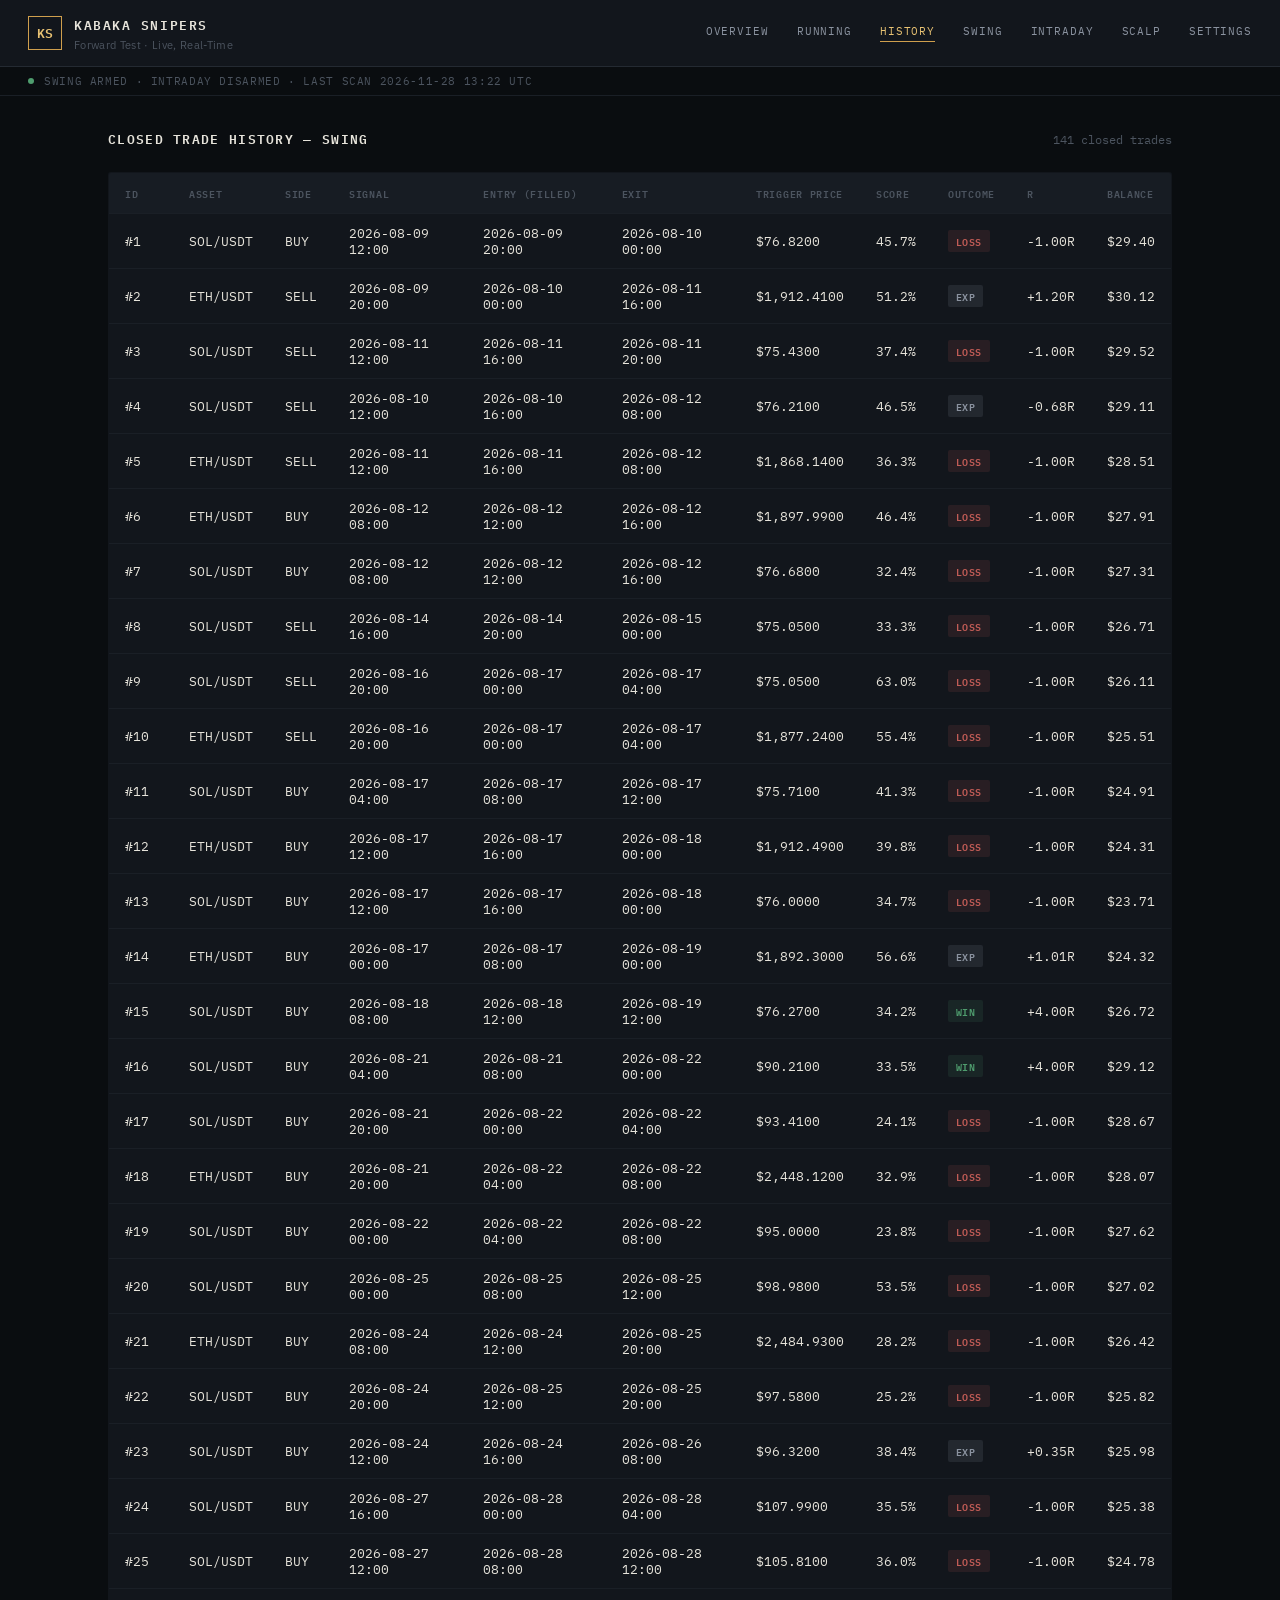
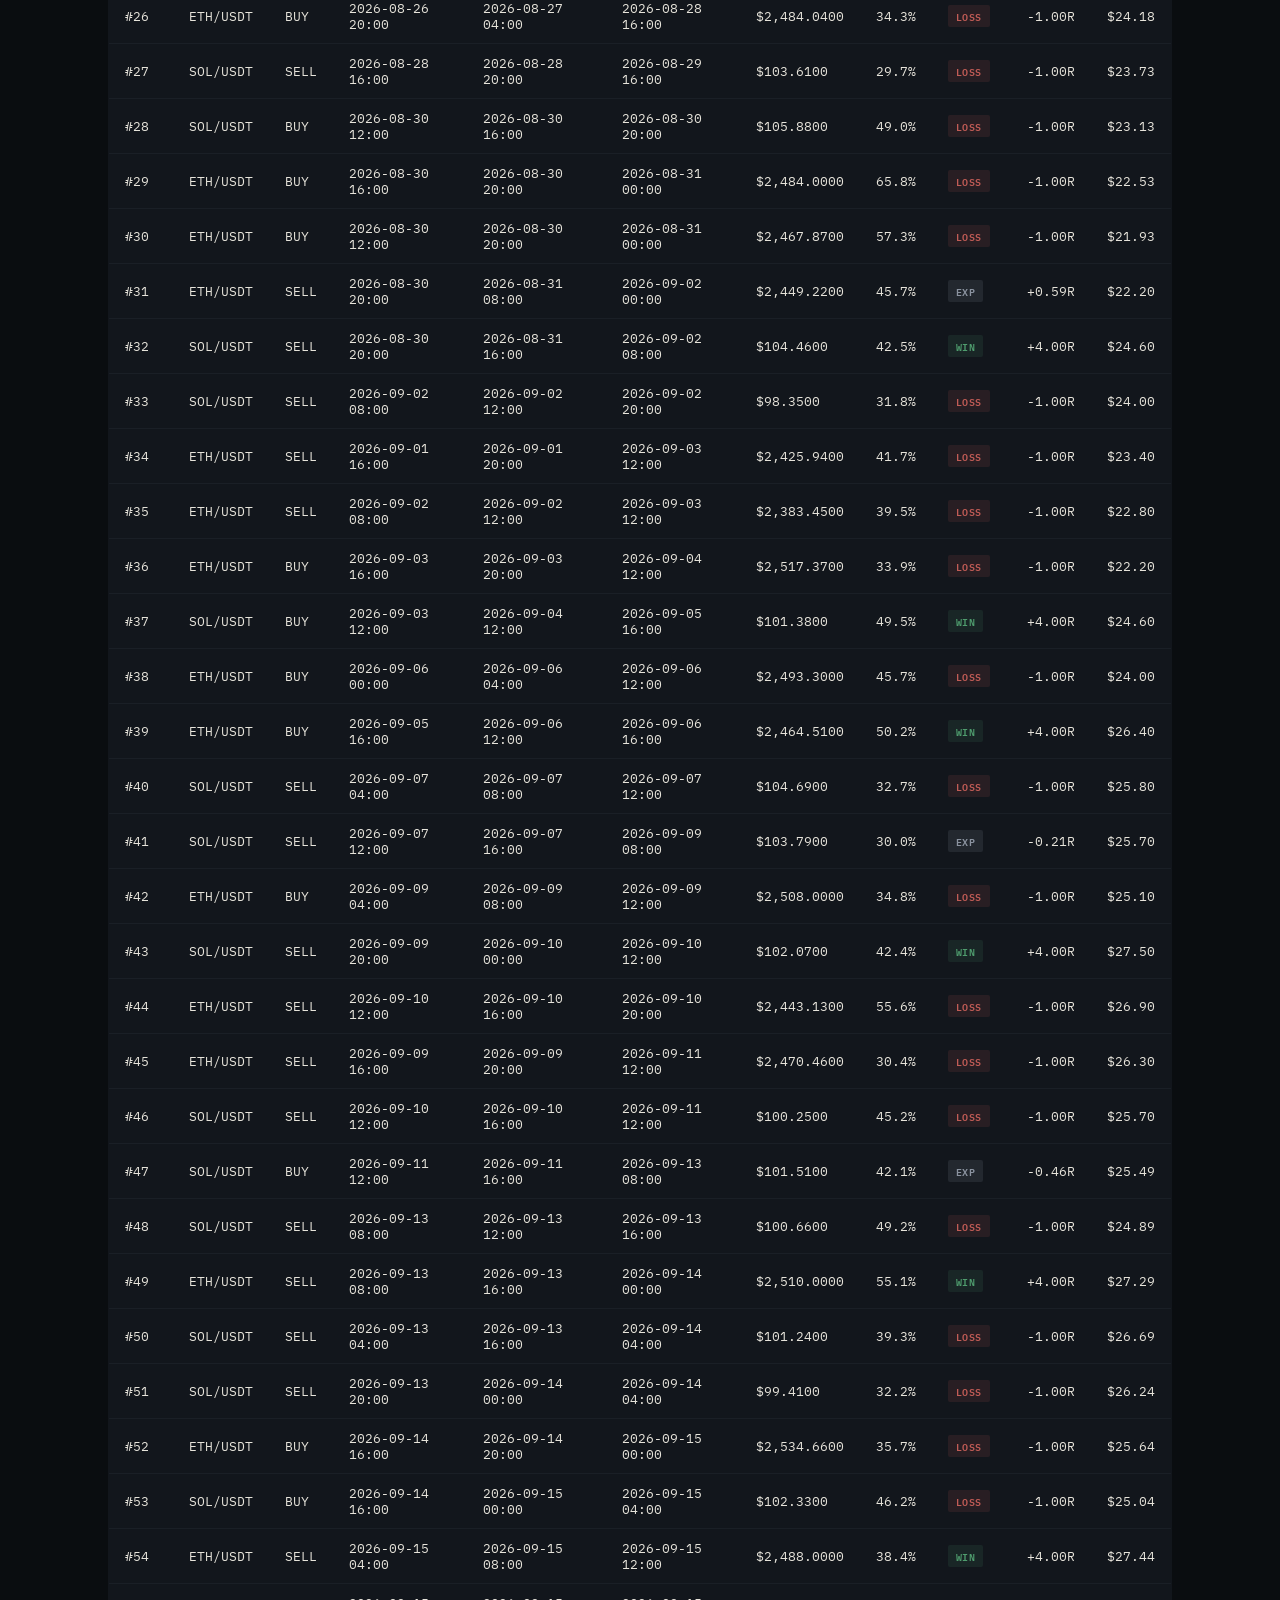
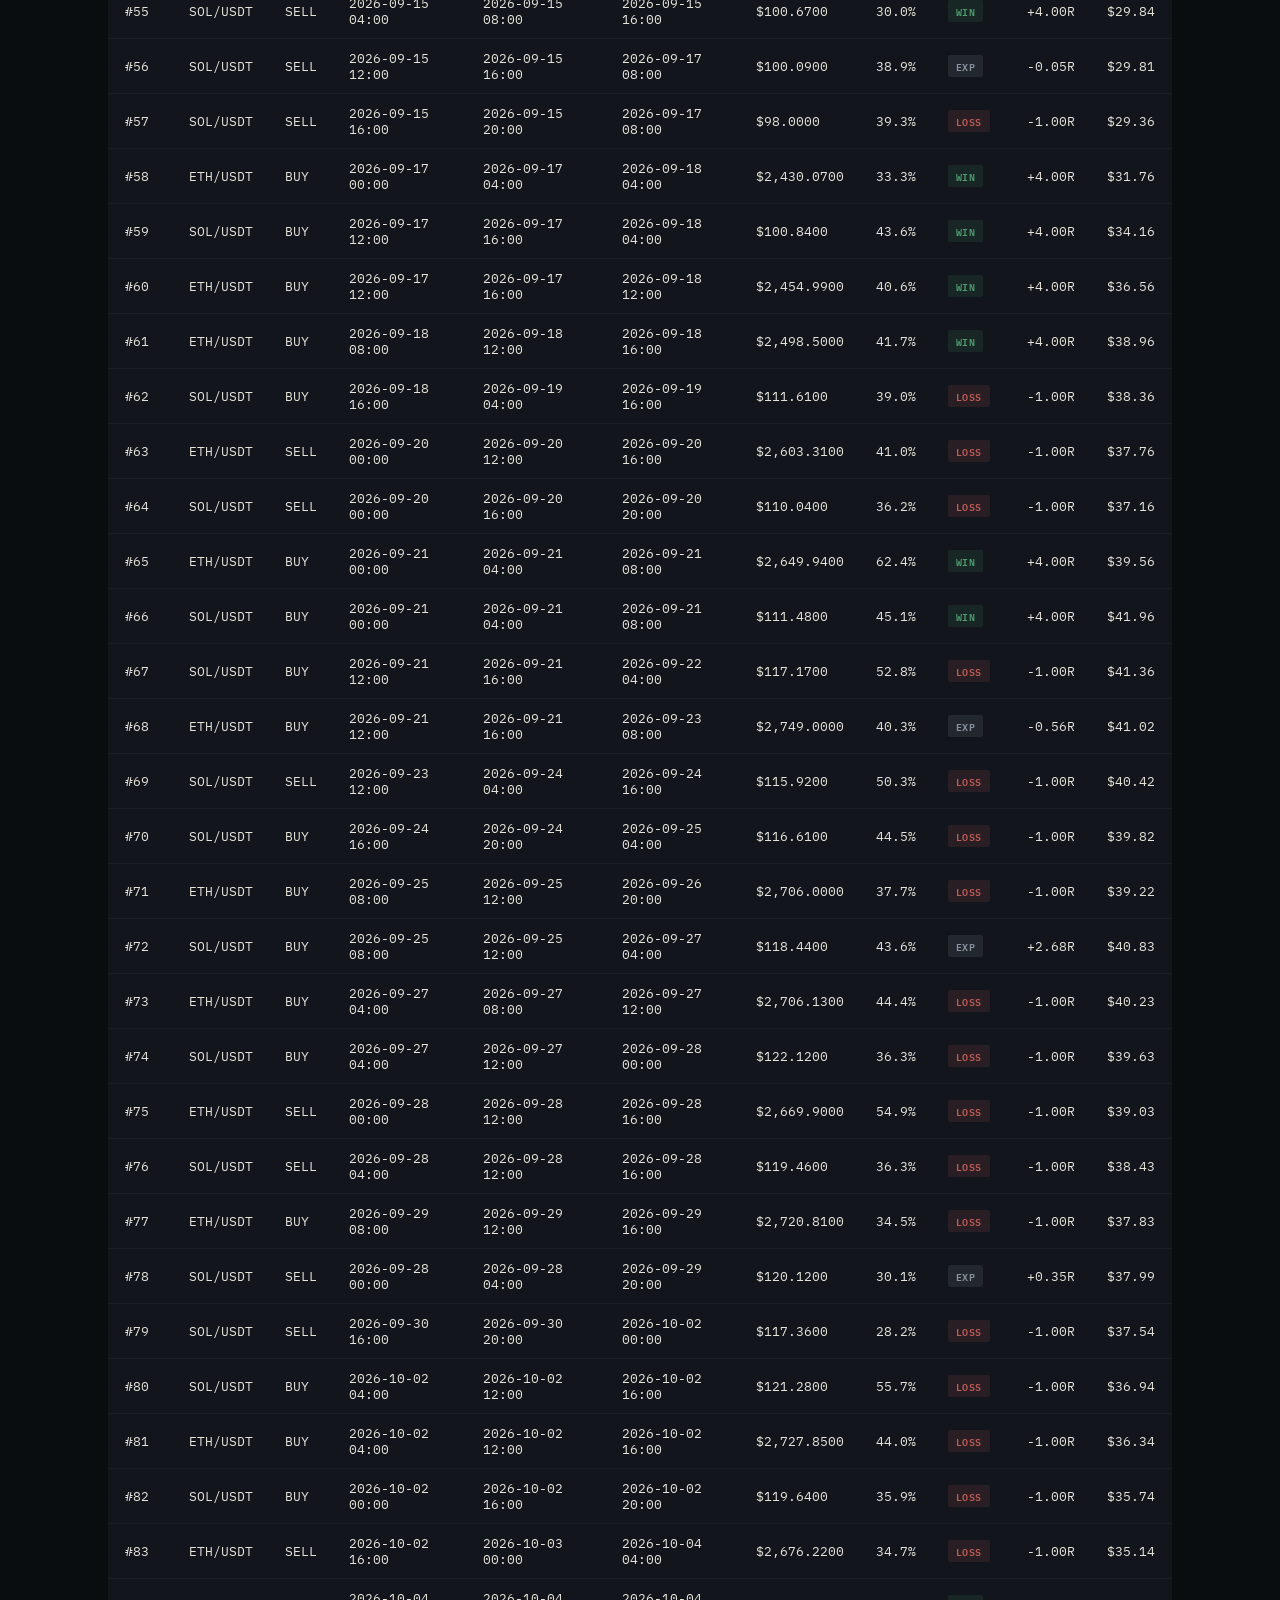
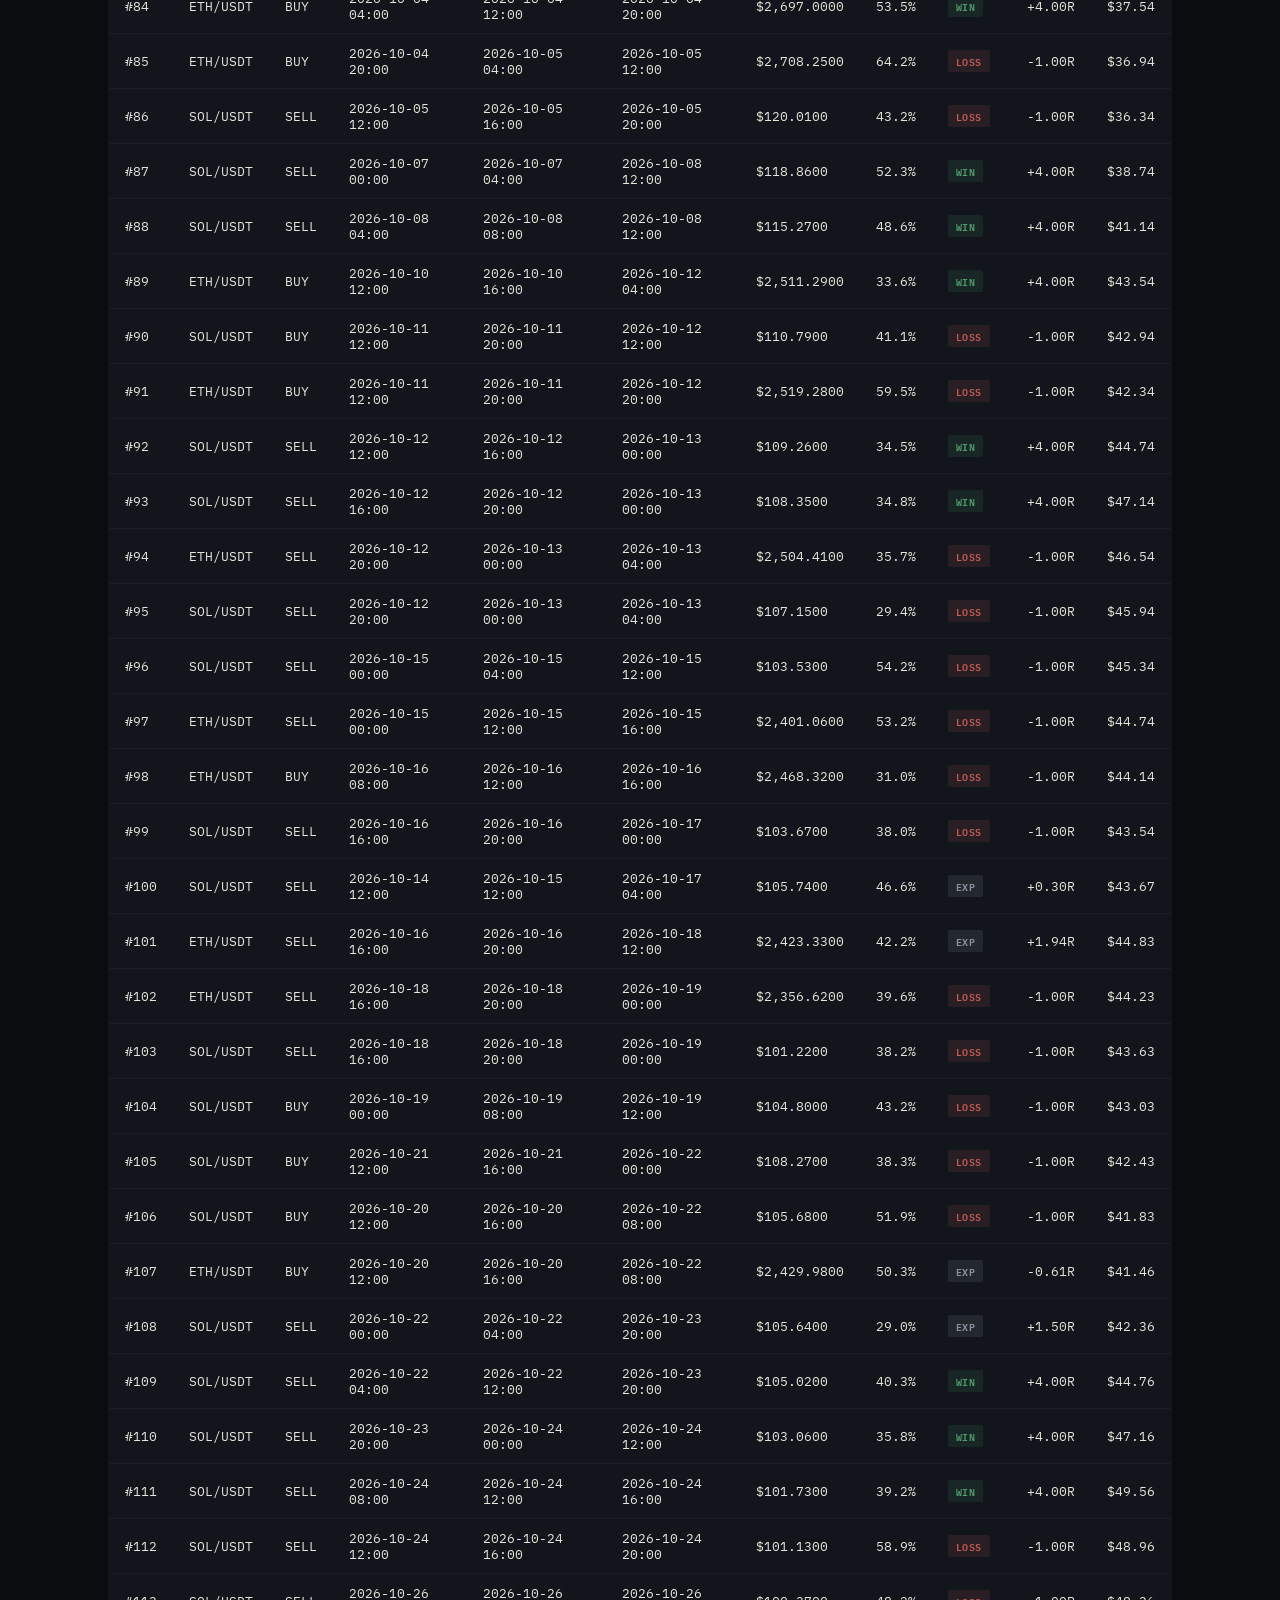
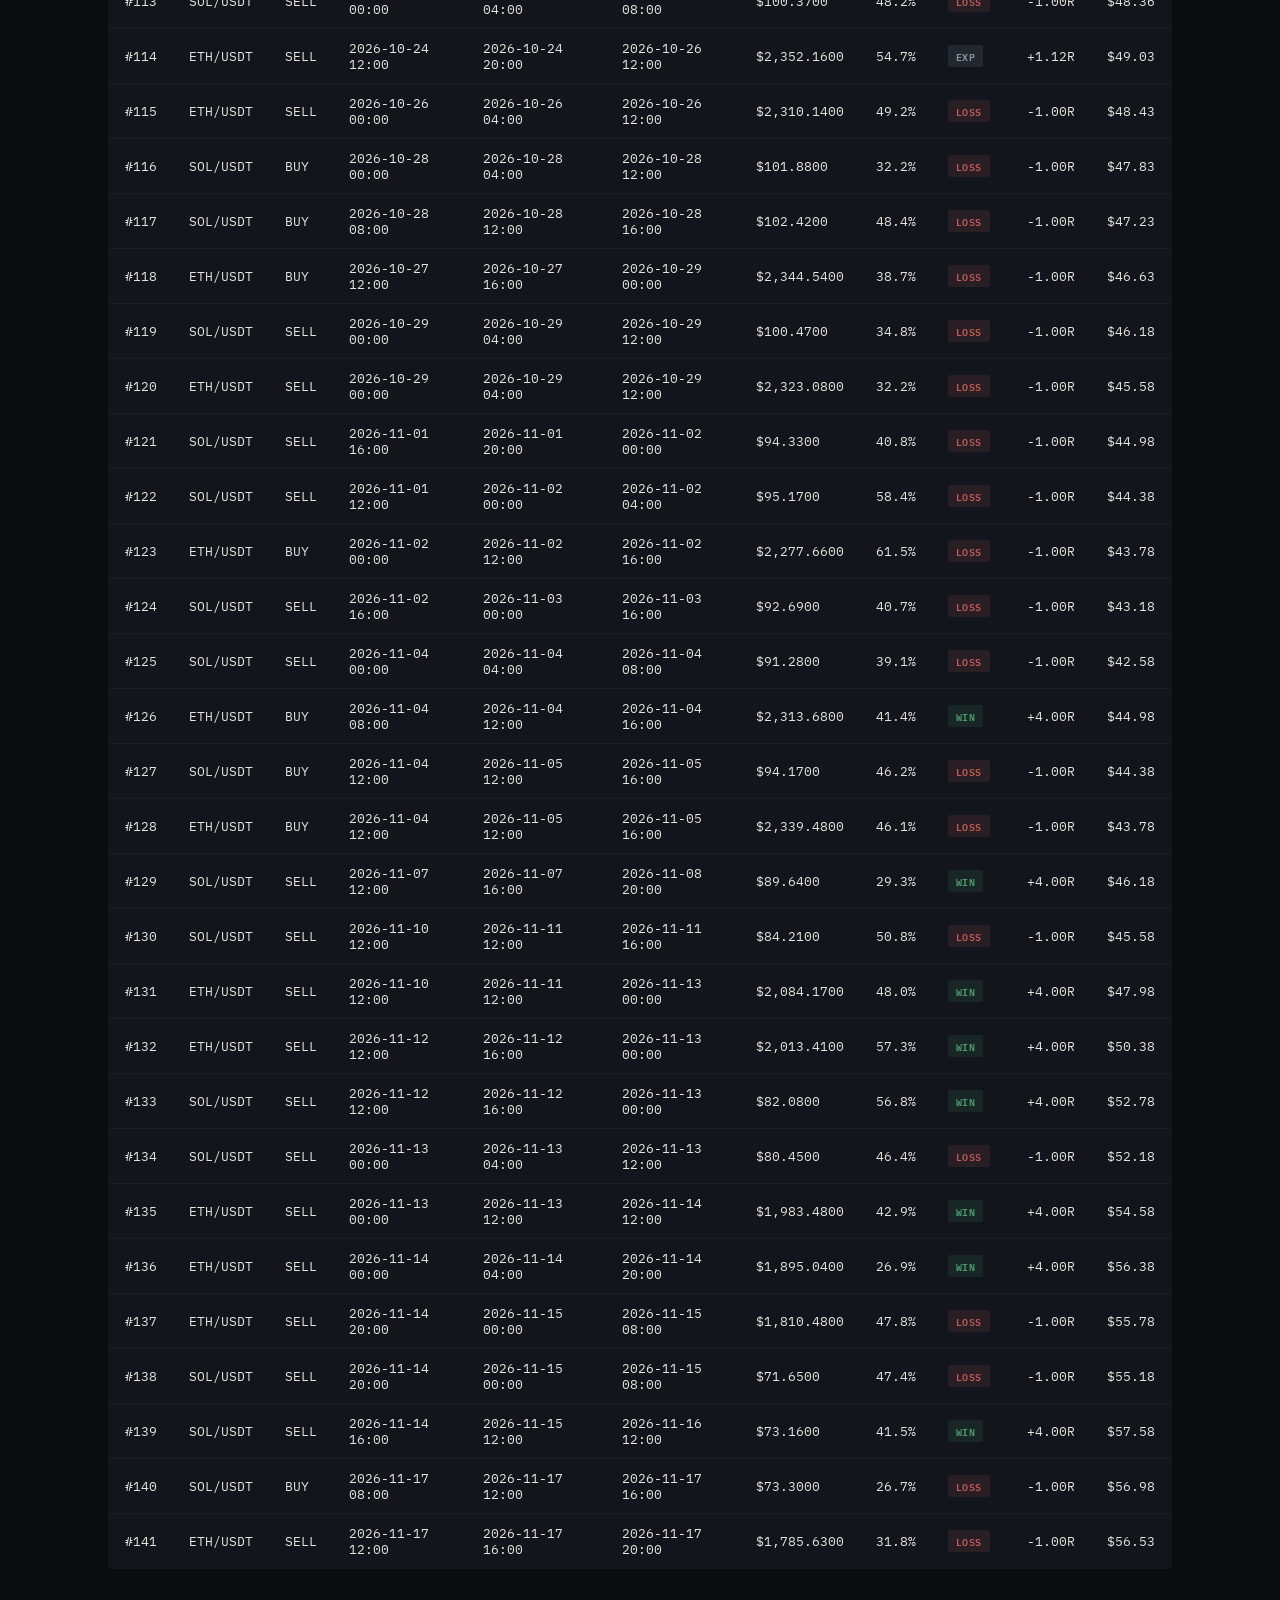
<file: docs/history.html>
<!DOCTYPE html>
<html lang="en">
<head>
    <meta charset="UTF-8">
    <meta name="viewport" content="width=device-width, initial-scale=1.0">
    <title>Kabaka Snipers &middot; History</title>
    <link rel="preconnect" href="https://fonts.googleapis.com">
    <link href="https://fonts.googleapis.com/css2?family=IBM+Plex+Mono:wght@400;500;600&family=IBM+Plex+Sans:wght@400;500&display=swap" rel="stylesheet">
    <link rel="stylesheet" href="static/style.css">
</head>
<body>

    <header class="masthead">
        <div class="brand">
            <div class="brand-mark">KS</div>
            <div>
                <div class="brand-name">KABAKA SNIPERS</div>
                <div class="brand-sub">Forward Test &middot; Live, Real-Time</div>
            </div>
        </div>
        <nav class="masthead-nav">
            <a href="index.html" class="">Overview</a>
            <a href="running.html" class="">Running</a>
            <a href="history.html" class="active">History</a>
            <a href="swing.html" class="">Swing</a>
            <a href="intraday.html" class="">Intraday</a>
            <a href="scalp.html" class="">Scalp</a>
            <a href="settings.html" class="">Settings</a>
        </nav>
        <button class="menu-toggle" onclick="toggleDrawer()" aria-label="Open menu">&#9776;</button>
    </header>

    <div class="ticker">
        <span class="ticker-dot"></span>
        <span class="ticker-text">
            SWING ARMED &middot;
            INTRADAY DISARMED &middot;
            LAST SCAN 2026-11-28 13:22 UTC
        </span>
    </div>

    <div class="drawer-overlay" id="drawerOverlay" onclick="toggleDrawer()"></div>
    <div class="drawer" id="sideDrawer">
        <a href="index.html">Overview</a>
        <a href="running.html">Running</a>
        <a href="history.html">History</a>
        <a href="swing.html">Swing</a>
        <a href="intraday.html">Intraday</a>
        <a href="scalp.html">Scalp</a>
        <a href="settings.html">Settings</a>
    </div>
    <script>
        function toggleDrawer() {
            const d = document.getElementById('sideDrawer');
            const o = document.getElementById('drawerOverlay');
            d.classList.toggle('open');
            o.style.display = d.classList.contains('open') ? 'block' : 'none';
        }
    </script>

    <main class="shell">
        <div class="page-head">
            <h1>Closed Trade History &mdash; Swing</h1>
            <span class="page-head-note mono">141 closed trades</span>
        </div>

        
        <table>
            <thead>
                <tr>
                    <th>ID</th><th>Asset</th><th>Side</th><th>Signal</th><th>Entry (Filled)</th>
                    <th>Exit</th><th>Trigger Price</th><th>Score</th><th>Outcome</th><th>R</th><th>Balance</th>
                </tr>
            </thead>
            <tbody>
                
                <tr>
                    <td>#1</td>
                    <td>SOL/USDT</td>
                    <td>BUY</td>
                    <td>2026-08-09 12:00</td>
                    <td>2026-08-09 20:00</td>
                    <td>2026-08-10 00:00</td>
                    <td>$76.8200</td>
                    <td>45.7%</td>
                    <td><span class="badge loss">LOSS</span></td>
                    <td>-1.00R</td>
                    <td>$29.40</td>
                </tr>
                
                <tr>
                    <td>#2</td>
                    <td>ETH/USDT</td>
                    <td>SELL</td>
                    <td>2026-08-09 20:00</td>
                    <td>2026-08-10 00:00</td>
                    <td>2026-08-11 16:00</td>
                    <td>$1,912.4100</td>
                    <td>51.2%</td>
                    <td><span class="badge exp">EXP</span></td>
                    <td>+1.20R</td>
                    <td>$30.12</td>
                </tr>
                
                <tr>
                    <td>#3</td>
                    <td>SOL/USDT</td>
                    <td>SELL</td>
                    <td>2026-08-11 12:00</td>
                    <td>2026-08-11 16:00</td>
                    <td>2026-08-11 20:00</td>
                    <td>$75.4300</td>
                    <td>37.4%</td>
                    <td><span class="badge loss">LOSS</span></td>
                    <td>-1.00R</td>
                    <td>$29.52</td>
                </tr>
                
                <tr>
                    <td>#4</td>
                    <td>SOL/USDT</td>
                    <td>SELL</td>
                    <td>2026-08-10 12:00</td>
                    <td>2026-08-10 16:00</td>
                    <td>2026-08-12 08:00</td>
                    <td>$76.2100</td>
                    <td>46.5%</td>
                    <td><span class="badge exp">EXP</span></td>
                    <td>-0.68R</td>
                    <td>$29.11</td>
                </tr>
                
                <tr>
                    <td>#5</td>
                    <td>ETH/USDT</td>
                    <td>SELL</td>
                    <td>2026-08-11 12:00</td>
                    <td>2026-08-11 16:00</td>
                    <td>2026-08-12 08:00</td>
                    <td>$1,868.1400</td>
                    <td>36.3%</td>
                    <td><span class="badge loss">LOSS</span></td>
                    <td>-1.00R</td>
                    <td>$28.51</td>
                </tr>
                
                <tr>
                    <td>#6</td>
                    <td>ETH/USDT</td>
                    <td>BUY</td>
                    <td>2026-08-12 08:00</td>
                    <td>2026-08-12 12:00</td>
                    <td>2026-08-12 16:00</td>
                    <td>$1,897.9900</td>
                    <td>46.4%</td>
                    <td><span class="badge loss">LOSS</span></td>
                    <td>-1.00R</td>
                    <td>$27.91</td>
                </tr>
                
                <tr>
                    <td>#7</td>
                    <td>SOL/USDT</td>
                    <td>BUY</td>
                    <td>2026-08-12 08:00</td>
                    <td>2026-08-12 12:00</td>
                    <td>2026-08-12 16:00</td>
                    <td>$76.6800</td>
                    <td>32.4%</td>
                    <td><span class="badge loss">LOSS</span></td>
                    <td>-1.00R</td>
                    <td>$27.31</td>
                </tr>
                
                <tr>
                    <td>#8</td>
                    <td>SOL/USDT</td>
                    <td>SELL</td>
                    <td>2026-08-14 16:00</td>
                    <td>2026-08-14 20:00</td>
                    <td>2026-08-15 00:00</td>
                    <td>$75.0500</td>
                    <td>33.3%</td>
                    <td><span class="badge loss">LOSS</span></td>
                    <td>-1.00R</td>
                    <td>$26.71</td>
                </tr>
                
                <tr>
                    <td>#9</td>
                    <td>SOL/USDT</td>
                    <td>SELL</td>
                    <td>2026-08-16 20:00</td>
                    <td>2026-08-17 00:00</td>
                    <td>2026-08-17 04:00</td>
                    <td>$75.0500</td>
                    <td>63.0%</td>
                    <td><span class="badge loss">LOSS</span></td>
                    <td>-1.00R</td>
                    <td>$26.11</td>
                </tr>
                
                <tr>
                    <td>#10</td>
                    <td>ETH/USDT</td>
                    <td>SELL</td>
                    <td>2026-08-16 20:00</td>
                    <td>2026-08-17 00:00</td>
                    <td>2026-08-17 04:00</td>
                    <td>$1,877.2400</td>
                    <td>55.4%</td>
                    <td><span class="badge loss">LOSS</span></td>
                    <td>-1.00R</td>
                    <td>$25.51</td>
                </tr>
                
                <tr>
                    <td>#11</td>
                    <td>SOL/USDT</td>
                    <td>BUY</td>
                    <td>2026-08-17 04:00</td>
                    <td>2026-08-17 08:00</td>
                    <td>2026-08-17 12:00</td>
                    <td>$75.7100</td>
                    <td>41.3%</td>
                    <td><span class="badge loss">LOSS</span></td>
                    <td>-1.00R</td>
                    <td>$24.91</td>
                </tr>
                
                <tr>
                    <td>#12</td>
                    <td>ETH/USDT</td>
                    <td>BUY</td>
                    <td>2026-08-17 12:00</td>
                    <td>2026-08-17 16:00</td>
                    <td>2026-08-18 00:00</td>
                    <td>$1,912.4900</td>
                    <td>39.8%</td>
                    <td><span class="badge loss">LOSS</span></td>
                    <td>-1.00R</td>
                    <td>$24.31</td>
                </tr>
                
                <tr>
                    <td>#13</td>
                    <td>SOL/USDT</td>
                    <td>BUY</td>
                    <td>2026-08-17 12:00</td>
                    <td>2026-08-17 16:00</td>
                    <td>2026-08-18 00:00</td>
                    <td>$76.0000</td>
                    <td>34.7%</td>
                    <td><span class="badge loss">LOSS</span></td>
                    <td>-1.00R</td>
                    <td>$23.71</td>
                </tr>
                
                <tr>
                    <td>#14</td>
                    <td>ETH/USDT</td>
                    <td>BUY</td>
                    <td>2026-08-17 00:00</td>
                    <td>2026-08-17 08:00</td>
                    <td>2026-08-19 00:00</td>
                    <td>$1,892.3000</td>
                    <td>56.6%</td>
                    <td><span class="badge exp">EXP</span></td>
                    <td>+1.01R</td>
                    <td>$24.32</td>
                </tr>
                
                <tr>
                    <td>#15</td>
                    <td>SOL/USDT</td>
                    <td>BUY</td>
                    <td>2026-08-18 08:00</td>
                    <td>2026-08-18 12:00</td>
                    <td>2026-08-19 12:00</td>
                    <td>$76.2700</td>
                    <td>34.2%</td>
                    <td><span class="badge win">WIN</span></td>
                    <td>+4.00R</td>
                    <td>$26.72</td>
                </tr>
                
                <tr>
                    <td>#16</td>
                    <td>SOL/USDT</td>
                    <td>BUY</td>
                    <td>2026-08-21 04:00</td>
                    <td>2026-08-21 08:00</td>
                    <td>2026-08-22 00:00</td>
                    <td>$90.2100</td>
                    <td>33.5%</td>
                    <td><span class="badge win">WIN</span></td>
                    <td>+4.00R</td>
                    <td>$29.12</td>
                </tr>
                
                <tr>
                    <td>#17</td>
                    <td>SOL/USDT</td>
                    <td>BUY</td>
                    <td>2026-08-21 20:00</td>
                    <td>2026-08-22 00:00</td>
                    <td>2026-08-22 04:00</td>
                    <td>$93.4100</td>
                    <td>24.1%</td>
                    <td><span class="badge loss">LOSS</span></td>
                    <td>-1.00R</td>
                    <td>$28.67</td>
                </tr>
                
                <tr>
                    <td>#18</td>
                    <td>ETH/USDT</td>
                    <td>BUY</td>
                    <td>2026-08-21 20:00</td>
                    <td>2026-08-22 04:00</td>
                    <td>2026-08-22 08:00</td>
                    <td>$2,448.1200</td>
                    <td>32.9%</td>
                    <td><span class="badge loss">LOSS</span></td>
                    <td>-1.00R</td>
                    <td>$28.07</td>
                </tr>
                
                <tr>
                    <td>#19</td>
                    <td>SOL/USDT</td>
                    <td>BUY</td>
                    <td>2026-08-22 00:00</td>
                    <td>2026-08-22 04:00</td>
                    <td>2026-08-22 08:00</td>
                    <td>$95.0000</td>
                    <td>23.8%</td>
                    <td><span class="badge loss">LOSS</span></td>
                    <td>-1.00R</td>
                    <td>$27.62</td>
                </tr>
                
                <tr>
                    <td>#20</td>
                    <td>SOL/USDT</td>
                    <td>BUY</td>
                    <td>2026-08-25 00:00</td>
                    <td>2026-08-25 08:00</td>
                    <td>2026-08-25 12:00</td>
                    <td>$98.9800</td>
                    <td>53.5%</td>
                    <td><span class="badge loss">LOSS</span></td>
                    <td>-1.00R</td>
                    <td>$27.02</td>
                </tr>
                
                <tr>
                    <td>#21</td>
                    <td>ETH/USDT</td>
                    <td>BUY</td>
                    <td>2026-08-24 08:00</td>
                    <td>2026-08-24 12:00</td>
                    <td>2026-08-25 20:00</td>
                    <td>$2,484.9300</td>
                    <td>28.2%</td>
                    <td><span class="badge loss">LOSS</span></td>
                    <td>-1.00R</td>
                    <td>$26.42</td>
                </tr>
                
                <tr>
                    <td>#22</td>
                    <td>SOL/USDT</td>
                    <td>BUY</td>
                    <td>2026-08-24 20:00</td>
                    <td>2026-08-25 12:00</td>
                    <td>2026-08-25 20:00</td>
                    <td>$97.5800</td>
                    <td>25.2%</td>
                    <td><span class="badge loss">LOSS</span></td>
                    <td>-1.00R</td>
                    <td>$25.82</td>
                </tr>
                
                <tr>
                    <td>#23</td>
                    <td>SOL/USDT</td>
                    <td>BUY</td>
                    <td>2026-08-24 12:00</td>
                    <td>2026-08-24 16:00</td>
                    <td>2026-08-26 08:00</td>
                    <td>$96.3200</td>
                    <td>38.4%</td>
                    <td><span class="badge exp">EXP</span></td>
                    <td>+0.35R</td>
                    <td>$25.98</td>
                </tr>
                
                <tr>
                    <td>#24</td>
                    <td>SOL/USDT</td>
                    <td>BUY</td>
                    <td>2026-08-27 16:00</td>
                    <td>2026-08-28 00:00</td>
                    <td>2026-08-28 04:00</td>
                    <td>$107.9900</td>
                    <td>35.5%</td>
                    <td><span class="badge loss">LOSS</span></td>
                    <td>-1.00R</td>
                    <td>$25.38</td>
                </tr>
                
                <tr>
                    <td>#25</td>
                    <td>SOL/USDT</td>
                    <td>BUY</td>
                    <td>2026-08-27 12:00</td>
                    <td>2026-08-28 08:00</td>
                    <td>2026-08-28 12:00</td>
                    <td>$105.8100</td>
                    <td>36.0%</td>
                    <td><span class="badge loss">LOSS</span></td>
                    <td>-1.00R</td>
                    <td>$24.78</td>
                </tr>
                
                <tr>
                    <td>#26</td>
                    <td>ETH/USDT</td>
                    <td>BUY</td>
                    <td>2026-08-26 20:00</td>
                    <td>2026-08-27 04:00</td>
                    <td>2026-08-28 16:00</td>
                    <td>$2,484.0400</td>
                    <td>34.3%</td>
                    <td><span class="badge loss">LOSS</span></td>
                    <td>-1.00R</td>
                    <td>$24.18</td>
                </tr>
                
                <tr>
                    <td>#27</td>
                    <td>SOL/USDT</td>
                    <td>SELL</td>
                    <td>2026-08-28 16:00</td>
                    <td>2026-08-28 20:00</td>
                    <td>2026-08-29 16:00</td>
                    <td>$103.6100</td>
                    <td>29.7%</td>
                    <td><span class="badge loss">LOSS</span></td>
                    <td>-1.00R</td>
                    <td>$23.73</td>
                </tr>
                
                <tr>
                    <td>#28</td>
                    <td>SOL/USDT</td>
                    <td>BUY</td>
                    <td>2026-08-30 12:00</td>
                    <td>2026-08-30 16:00</td>
                    <td>2026-08-30 20:00</td>
                    <td>$105.8800</td>
                    <td>49.0%</td>
                    <td><span class="badge loss">LOSS</span></td>
                    <td>-1.00R</td>
                    <td>$23.13</td>
                </tr>
                
                <tr>
                    <td>#29</td>
                    <td>ETH/USDT</td>
                    <td>BUY</td>
                    <td>2026-08-30 16:00</td>
                    <td>2026-08-30 20:00</td>
                    <td>2026-08-31 00:00</td>
                    <td>$2,484.0000</td>
                    <td>65.8%</td>
                    <td><span class="badge loss">LOSS</span></td>
                    <td>-1.00R</td>
                    <td>$22.53</td>
                </tr>
                
                <tr>
                    <td>#30</td>
                    <td>ETH/USDT</td>
                    <td>BUY</td>
                    <td>2026-08-30 12:00</td>
                    <td>2026-08-30 20:00</td>
                    <td>2026-08-31 00:00</td>
                    <td>$2,467.8700</td>
                    <td>57.3%</td>
                    <td><span class="badge loss">LOSS</span></td>
                    <td>-1.00R</td>
                    <td>$21.93</td>
                </tr>
                
                <tr>
                    <td>#31</td>
                    <td>ETH/USDT</td>
                    <td>SELL</td>
                    <td>2026-08-30 20:00</td>
                    <td>2026-08-31 08:00</td>
                    <td>2026-09-02 00:00</td>
                    <td>$2,449.2200</td>
                    <td>45.7%</td>
                    <td><span class="badge exp">EXP</span></td>
                    <td>+0.59R</td>
                    <td>$22.20</td>
                </tr>
                
                <tr>
                    <td>#32</td>
                    <td>SOL/USDT</td>
                    <td>SELL</td>
                    <td>2026-08-30 20:00</td>
                    <td>2026-08-31 16:00</td>
                    <td>2026-09-02 08:00</td>
                    <td>$104.4600</td>
                    <td>42.5%</td>
                    <td><span class="badge win">WIN</span></td>
                    <td>+4.00R</td>
                    <td>$24.60</td>
                </tr>
                
                <tr>
                    <td>#33</td>
                    <td>SOL/USDT</td>
                    <td>SELL</td>
                    <td>2026-09-02 08:00</td>
                    <td>2026-09-02 12:00</td>
                    <td>2026-09-02 20:00</td>
                    <td>$98.3500</td>
                    <td>31.8%</td>
                    <td><span class="badge loss">LOSS</span></td>
                    <td>-1.00R</td>
                    <td>$24.00</td>
                </tr>
                
                <tr>
                    <td>#34</td>
                    <td>ETH/USDT</td>
                    <td>SELL</td>
                    <td>2026-09-01 16:00</td>
                    <td>2026-09-01 20:00</td>
                    <td>2026-09-03 12:00</td>
                    <td>$2,425.9400</td>
                    <td>41.7%</td>
                    <td><span class="badge loss">LOSS</span></td>
                    <td>-1.00R</td>
                    <td>$23.40</td>
                </tr>
                
                <tr>
                    <td>#35</td>
                    <td>ETH/USDT</td>
                    <td>SELL</td>
                    <td>2026-09-02 08:00</td>
                    <td>2026-09-02 12:00</td>
                    <td>2026-09-03 12:00</td>
                    <td>$2,383.4500</td>
                    <td>39.5%</td>
                    <td><span class="badge loss">LOSS</span></td>
                    <td>-1.00R</td>
                    <td>$22.80</td>
                </tr>
                
                <tr>
                    <td>#36</td>
                    <td>ETH/USDT</td>
                    <td>BUY</td>
                    <td>2026-09-03 16:00</td>
                    <td>2026-09-03 20:00</td>
                    <td>2026-09-04 12:00</td>
                    <td>$2,517.3700</td>
                    <td>33.9%</td>
                    <td><span class="badge loss">LOSS</span></td>
                    <td>-1.00R</td>
                    <td>$22.20</td>
                </tr>
                
                <tr>
                    <td>#37</td>
                    <td>SOL/USDT</td>
                    <td>BUY</td>
                    <td>2026-09-03 12:00</td>
                    <td>2026-09-04 12:00</td>
                    <td>2026-09-05 16:00</td>
                    <td>$101.3800</td>
                    <td>49.5%</td>
                    <td><span class="badge win">WIN</span></td>
                    <td>+4.00R</td>
                    <td>$24.60</td>
                </tr>
                
                <tr>
                    <td>#38</td>
                    <td>ETH/USDT</td>
                    <td>BUY</td>
                    <td>2026-09-06 00:00</td>
                    <td>2026-09-06 04:00</td>
                    <td>2026-09-06 12:00</td>
                    <td>$2,493.3000</td>
                    <td>45.7%</td>
                    <td><span class="badge loss">LOSS</span></td>
                    <td>-1.00R</td>
                    <td>$24.00</td>
                </tr>
                
                <tr>
                    <td>#39</td>
                    <td>ETH/USDT</td>
                    <td>BUY</td>
                    <td>2026-09-05 16:00</td>
                    <td>2026-09-06 12:00</td>
                    <td>2026-09-06 16:00</td>
                    <td>$2,464.5100</td>
                    <td>50.2%</td>
                    <td><span class="badge win">WIN</span></td>
                    <td>+4.00R</td>
                    <td>$26.40</td>
                </tr>
                
                <tr>
                    <td>#40</td>
                    <td>SOL/USDT</td>
                    <td>SELL</td>
                    <td>2026-09-07 04:00</td>
                    <td>2026-09-07 08:00</td>
                    <td>2026-09-07 12:00</td>
                    <td>$104.6900</td>
                    <td>32.7%</td>
                    <td><span class="badge loss">LOSS</span></td>
                    <td>-1.00R</td>
                    <td>$25.80</td>
                </tr>
                
                <tr>
                    <td>#41</td>
                    <td>SOL/USDT</td>
                    <td>SELL</td>
                    <td>2026-09-07 12:00</td>
                    <td>2026-09-07 16:00</td>
                    <td>2026-09-09 08:00</td>
                    <td>$103.7900</td>
                    <td>30.0%</td>
                    <td><span class="badge exp">EXP</span></td>
                    <td>-0.21R</td>
                    <td>$25.70</td>
                </tr>
                
                <tr>
                    <td>#42</td>
                    <td>ETH/USDT</td>
                    <td>BUY</td>
                    <td>2026-09-09 04:00</td>
                    <td>2026-09-09 08:00</td>
                    <td>2026-09-09 12:00</td>
                    <td>$2,508.0000</td>
                    <td>34.8%</td>
                    <td><span class="badge loss">LOSS</span></td>
                    <td>-1.00R</td>
                    <td>$25.10</td>
                </tr>
                
                <tr>
                    <td>#43</td>
                    <td>SOL/USDT</td>
                    <td>SELL</td>
                    <td>2026-09-09 20:00</td>
                    <td>2026-09-10 00:00</td>
                    <td>2026-09-10 12:00</td>
                    <td>$102.0700</td>
                    <td>42.4%</td>
                    <td><span class="badge win">WIN</span></td>
                    <td>+4.00R</td>
                    <td>$27.50</td>
                </tr>
                
                <tr>
                    <td>#44</td>
                    <td>ETH/USDT</td>
                    <td>SELL</td>
                    <td>2026-09-10 12:00</td>
                    <td>2026-09-10 16:00</td>
                    <td>2026-09-10 20:00</td>
                    <td>$2,443.1300</td>
                    <td>55.6%</td>
                    <td><span class="badge loss">LOSS</span></td>
                    <td>-1.00R</td>
                    <td>$26.90</td>
                </tr>
                
                <tr>
                    <td>#45</td>
                    <td>ETH/USDT</td>
                    <td>SELL</td>
                    <td>2026-09-09 16:00</td>
                    <td>2026-09-09 20:00</td>
                    <td>2026-09-11 12:00</td>
                    <td>$2,470.4600</td>
                    <td>30.4%</td>
                    <td><span class="badge loss">LOSS</span></td>
                    <td>-1.00R</td>
                    <td>$26.30</td>
                </tr>
                
                <tr>
                    <td>#46</td>
                    <td>SOL/USDT</td>
                    <td>SELL</td>
                    <td>2026-09-10 12:00</td>
                    <td>2026-09-10 16:00</td>
                    <td>2026-09-11 12:00</td>
                    <td>$100.2500</td>
                    <td>45.2%</td>
                    <td><span class="badge loss">LOSS</span></td>
                    <td>-1.00R</td>
                    <td>$25.70</td>
                </tr>
                
                <tr>
                    <td>#47</td>
                    <td>SOL/USDT</td>
                    <td>BUY</td>
                    <td>2026-09-11 12:00</td>
                    <td>2026-09-11 16:00</td>
                    <td>2026-09-13 08:00</td>
                    <td>$101.5100</td>
                    <td>42.1%</td>
                    <td><span class="badge exp">EXP</span></td>
                    <td>-0.46R</td>
                    <td>$25.49</td>
                </tr>
                
                <tr>
                    <td>#48</td>
                    <td>SOL/USDT</td>
                    <td>SELL</td>
                    <td>2026-09-13 08:00</td>
                    <td>2026-09-13 12:00</td>
                    <td>2026-09-13 16:00</td>
                    <td>$100.6600</td>
                    <td>49.2%</td>
                    <td><span class="badge loss">LOSS</span></td>
                    <td>-1.00R</td>
                    <td>$24.89</td>
                </tr>
                
                <tr>
                    <td>#49</td>
                    <td>ETH/USDT</td>
                    <td>SELL</td>
                    <td>2026-09-13 08:00</td>
                    <td>2026-09-13 16:00</td>
                    <td>2026-09-14 00:00</td>
                    <td>$2,510.0000</td>
                    <td>55.1%</td>
                    <td><span class="badge win">WIN</span></td>
                    <td>+4.00R</td>
                    <td>$27.29</td>
                </tr>
                
                <tr>
                    <td>#50</td>
                    <td>SOL/USDT</td>
                    <td>SELL</td>
                    <td>2026-09-13 04:00</td>
                    <td>2026-09-13 16:00</td>
                    <td>2026-09-14 04:00</td>
                    <td>$101.2400</td>
                    <td>39.3%</td>
                    <td><span class="badge loss">LOSS</span></td>
                    <td>-1.00R</td>
                    <td>$26.69</td>
                </tr>
                
                <tr>
                    <td>#51</td>
                    <td>SOL/USDT</td>
                    <td>SELL</td>
                    <td>2026-09-13 20:00</td>
                    <td>2026-09-14 00:00</td>
                    <td>2026-09-14 04:00</td>
                    <td>$99.4100</td>
                    <td>32.2%</td>
                    <td><span class="badge loss">LOSS</span></td>
                    <td>-1.00R</td>
                    <td>$26.24</td>
                </tr>
                
                <tr>
                    <td>#52</td>
                    <td>ETH/USDT</td>
                    <td>BUY</td>
                    <td>2026-09-14 16:00</td>
                    <td>2026-09-14 20:00</td>
                    <td>2026-09-15 00:00</td>
                    <td>$2,534.6600</td>
                    <td>35.7%</td>
                    <td><span class="badge loss">LOSS</span></td>
                    <td>-1.00R</td>
                    <td>$25.64</td>
                </tr>
                
                <tr>
                    <td>#53</td>
                    <td>SOL/USDT</td>
                    <td>BUY</td>
                    <td>2026-09-14 16:00</td>
                    <td>2026-09-15 00:00</td>
                    <td>2026-09-15 04:00</td>
                    <td>$102.3300</td>
                    <td>46.2%</td>
                    <td><span class="badge loss">LOSS</span></td>
                    <td>-1.00R</td>
                    <td>$25.04</td>
                </tr>
                
                <tr>
                    <td>#54</td>
                    <td>ETH/USDT</td>
                    <td>SELL</td>
                    <td>2026-09-15 04:00</td>
                    <td>2026-09-15 08:00</td>
                    <td>2026-09-15 12:00</td>
                    <td>$2,488.0000</td>
                    <td>38.4%</td>
                    <td><span class="badge win">WIN</span></td>
                    <td>+4.00R</td>
                    <td>$27.44</td>
                </tr>
                
                <tr>
                    <td>#55</td>
                    <td>SOL/USDT</td>
                    <td>SELL</td>
                    <td>2026-09-15 04:00</td>
                    <td>2026-09-15 08:00</td>
                    <td>2026-09-15 16:00</td>
                    <td>$100.6700</td>
                    <td>30.0%</td>
                    <td><span class="badge win">WIN</span></td>
                    <td>+4.00R</td>
                    <td>$29.84</td>
                </tr>
                
                <tr>
                    <td>#56</td>
                    <td>SOL/USDT</td>
                    <td>SELL</td>
                    <td>2026-09-15 12:00</td>
                    <td>2026-09-15 16:00</td>
                    <td>2026-09-17 08:00</td>
                    <td>$100.0900</td>
                    <td>38.9%</td>
                    <td><span class="badge exp">EXP</span></td>
                    <td>-0.05R</td>
                    <td>$29.81</td>
                </tr>
                
                <tr>
                    <td>#57</td>
                    <td>SOL/USDT</td>
                    <td>SELL</td>
                    <td>2026-09-15 16:00</td>
                    <td>2026-09-15 20:00</td>
                    <td>2026-09-17 08:00</td>
                    <td>$98.0000</td>
                    <td>39.3%</td>
                    <td><span class="badge loss">LOSS</span></td>
                    <td>-1.00R</td>
                    <td>$29.36</td>
                </tr>
                
                <tr>
                    <td>#58</td>
                    <td>ETH/USDT</td>
                    <td>BUY</td>
                    <td>2026-09-17 00:00</td>
                    <td>2026-09-17 04:00</td>
                    <td>2026-09-18 04:00</td>
                    <td>$2,430.0700</td>
                    <td>33.3%</td>
                    <td><span class="badge win">WIN</span></td>
                    <td>+4.00R</td>
                    <td>$31.76</td>
                </tr>
                
                <tr>
                    <td>#59</td>
                    <td>SOL/USDT</td>
                    <td>BUY</td>
                    <td>2026-09-17 12:00</td>
                    <td>2026-09-17 16:00</td>
                    <td>2026-09-18 04:00</td>
                    <td>$100.8400</td>
                    <td>43.6%</td>
                    <td><span class="badge win">WIN</span></td>
                    <td>+4.00R</td>
                    <td>$34.16</td>
                </tr>
                
                <tr>
                    <td>#60</td>
                    <td>ETH/USDT</td>
                    <td>BUY</td>
                    <td>2026-09-17 12:00</td>
                    <td>2026-09-17 16:00</td>
                    <td>2026-09-18 12:00</td>
                    <td>$2,454.9900</td>
                    <td>40.6%</td>
                    <td><span class="badge win">WIN</span></td>
                    <td>+4.00R</td>
                    <td>$36.56</td>
                </tr>
                
                <tr>
                    <td>#61</td>
                    <td>ETH/USDT</td>
                    <td>BUY</td>
                    <td>2026-09-18 08:00</td>
                    <td>2026-09-18 12:00</td>
                    <td>2026-09-18 16:00</td>
                    <td>$2,498.5000</td>
                    <td>41.7%</td>
                    <td><span class="badge win">WIN</span></td>
                    <td>+4.00R</td>
                    <td>$38.96</td>
                </tr>
                
                <tr>
                    <td>#62</td>
                    <td>SOL/USDT</td>
                    <td>BUY</td>
                    <td>2026-09-18 16:00</td>
                    <td>2026-09-19 04:00</td>
                    <td>2026-09-19 16:00</td>
                    <td>$111.6100</td>
                    <td>39.0%</td>
                    <td><span class="badge loss">LOSS</span></td>
                    <td>-1.00R</td>
                    <td>$38.36</td>
                </tr>
                
                <tr>
                    <td>#63</td>
                    <td>ETH/USDT</td>
                    <td>SELL</td>
                    <td>2026-09-20 00:00</td>
                    <td>2026-09-20 12:00</td>
                    <td>2026-09-20 16:00</td>
                    <td>$2,603.3100</td>
                    <td>41.0%</td>
                    <td><span class="badge loss">LOSS</span></td>
                    <td>-1.00R</td>
                    <td>$37.76</td>
                </tr>
                
                <tr>
                    <td>#64</td>
                    <td>SOL/USDT</td>
                    <td>SELL</td>
                    <td>2026-09-20 00:00</td>
                    <td>2026-09-20 16:00</td>
                    <td>2026-09-20 20:00</td>
                    <td>$110.0400</td>
                    <td>36.2%</td>
                    <td><span class="badge loss">LOSS</span></td>
                    <td>-1.00R</td>
                    <td>$37.16</td>
                </tr>
                
                <tr>
                    <td>#65</td>
                    <td>ETH/USDT</td>
                    <td>BUY</td>
                    <td>2026-09-21 00:00</td>
                    <td>2026-09-21 04:00</td>
                    <td>2026-09-21 08:00</td>
                    <td>$2,649.9400</td>
                    <td>62.4%</td>
                    <td><span class="badge win">WIN</span></td>
                    <td>+4.00R</td>
                    <td>$39.56</td>
                </tr>
                
                <tr>
                    <td>#66</td>
                    <td>SOL/USDT</td>
                    <td>BUY</td>
                    <td>2026-09-21 00:00</td>
                    <td>2026-09-21 04:00</td>
                    <td>2026-09-21 08:00</td>
                    <td>$111.4800</td>
                    <td>45.1%</td>
                    <td><span class="badge win">WIN</span></td>
                    <td>+4.00R</td>
                    <td>$41.96</td>
                </tr>
                
                <tr>
                    <td>#67</td>
                    <td>SOL/USDT</td>
                    <td>BUY</td>
                    <td>2026-09-21 12:00</td>
                    <td>2026-09-21 16:00</td>
                    <td>2026-09-22 04:00</td>
                    <td>$117.1700</td>
                    <td>52.8%</td>
                    <td><span class="badge loss">LOSS</span></td>
                    <td>-1.00R</td>
                    <td>$41.36</td>
                </tr>
                
                <tr>
                    <td>#68</td>
                    <td>ETH/USDT</td>
                    <td>BUY</td>
                    <td>2026-09-21 12:00</td>
                    <td>2026-09-21 16:00</td>
                    <td>2026-09-23 08:00</td>
                    <td>$2,749.0000</td>
                    <td>40.3%</td>
                    <td><span class="badge exp">EXP</span></td>
                    <td>-0.56R</td>
                    <td>$41.02</td>
                </tr>
                
                <tr>
                    <td>#69</td>
                    <td>SOL/USDT</td>
                    <td>SELL</td>
                    <td>2026-09-23 12:00</td>
                    <td>2026-09-24 04:00</td>
                    <td>2026-09-24 16:00</td>
                    <td>$115.9200</td>
                    <td>50.3%</td>
                    <td><span class="badge loss">LOSS</span></td>
                    <td>-1.00R</td>
                    <td>$40.42</td>
                </tr>
                
                <tr>
                    <td>#70</td>
                    <td>SOL/USDT</td>
                    <td>BUY</td>
                    <td>2026-09-24 16:00</td>
                    <td>2026-09-24 20:00</td>
                    <td>2026-09-25 04:00</td>
                    <td>$116.6100</td>
                    <td>44.5%</td>
                    <td><span class="badge loss">LOSS</span></td>
                    <td>-1.00R</td>
                    <td>$39.82</td>
                </tr>
                
                <tr>
                    <td>#71</td>
                    <td>ETH/USDT</td>
                    <td>BUY</td>
                    <td>2026-09-25 08:00</td>
                    <td>2026-09-25 12:00</td>
                    <td>2026-09-26 20:00</td>
                    <td>$2,706.0000</td>
                    <td>37.7%</td>
                    <td><span class="badge loss">LOSS</span></td>
                    <td>-1.00R</td>
                    <td>$39.22</td>
                </tr>
                
                <tr>
                    <td>#72</td>
                    <td>SOL/USDT</td>
                    <td>BUY</td>
                    <td>2026-09-25 08:00</td>
                    <td>2026-09-25 12:00</td>
                    <td>2026-09-27 04:00</td>
                    <td>$118.4400</td>
                    <td>43.6%</td>
                    <td><span class="badge exp">EXP</span></td>
                    <td>+2.68R</td>
                    <td>$40.83</td>
                </tr>
                
                <tr>
                    <td>#73</td>
                    <td>ETH/USDT</td>
                    <td>BUY</td>
                    <td>2026-09-27 04:00</td>
                    <td>2026-09-27 08:00</td>
                    <td>2026-09-27 12:00</td>
                    <td>$2,706.1300</td>
                    <td>44.4%</td>
                    <td><span class="badge loss">LOSS</span></td>
                    <td>-1.00R</td>
                    <td>$40.23</td>
                </tr>
                
                <tr>
                    <td>#74</td>
                    <td>SOL/USDT</td>
                    <td>BUY</td>
                    <td>2026-09-27 04:00</td>
                    <td>2026-09-27 12:00</td>
                    <td>2026-09-28 00:00</td>
                    <td>$122.1200</td>
                    <td>36.3%</td>
                    <td><span class="badge loss">LOSS</span></td>
                    <td>-1.00R</td>
                    <td>$39.63</td>
                </tr>
                
                <tr>
                    <td>#75</td>
                    <td>ETH/USDT</td>
                    <td>SELL</td>
                    <td>2026-09-28 00:00</td>
                    <td>2026-09-28 12:00</td>
                    <td>2026-09-28 16:00</td>
                    <td>$2,669.9000</td>
                    <td>54.9%</td>
                    <td><span class="badge loss">LOSS</span></td>
                    <td>-1.00R</td>
                    <td>$39.03</td>
                </tr>
                
                <tr>
                    <td>#76</td>
                    <td>SOL/USDT</td>
                    <td>SELL</td>
                    <td>2026-09-28 04:00</td>
                    <td>2026-09-28 12:00</td>
                    <td>2026-09-28 16:00</td>
                    <td>$119.4600</td>
                    <td>36.3%</td>
                    <td><span class="badge loss">LOSS</span></td>
                    <td>-1.00R</td>
                    <td>$38.43</td>
                </tr>
                
                <tr>
                    <td>#77</td>
                    <td>ETH/USDT</td>
                    <td>BUY</td>
                    <td>2026-09-29 08:00</td>
                    <td>2026-09-29 12:00</td>
                    <td>2026-09-29 16:00</td>
                    <td>$2,720.8100</td>
                    <td>34.5%</td>
                    <td><span class="badge loss">LOSS</span></td>
                    <td>-1.00R</td>
                    <td>$37.83</td>
                </tr>
                
                <tr>
                    <td>#78</td>
                    <td>SOL/USDT</td>
                    <td>SELL</td>
                    <td>2026-09-28 00:00</td>
                    <td>2026-09-28 04:00</td>
                    <td>2026-09-29 20:00</td>
                    <td>$120.1200</td>
                    <td>30.1%</td>
                    <td><span class="badge exp">EXP</span></td>
                    <td>+0.35R</td>
                    <td>$37.99</td>
                </tr>
                
                <tr>
                    <td>#79</td>
                    <td>SOL/USDT</td>
                    <td>SELL</td>
                    <td>2026-09-30 16:00</td>
                    <td>2026-09-30 20:00</td>
                    <td>2026-10-02 00:00</td>
                    <td>$117.3600</td>
                    <td>28.2%</td>
                    <td><span class="badge loss">LOSS</span></td>
                    <td>-1.00R</td>
                    <td>$37.54</td>
                </tr>
                
                <tr>
                    <td>#80</td>
                    <td>SOL/USDT</td>
                    <td>BUY</td>
                    <td>2026-10-02 04:00</td>
                    <td>2026-10-02 12:00</td>
                    <td>2026-10-02 16:00</td>
                    <td>$121.2800</td>
                    <td>55.7%</td>
                    <td><span class="badge loss">LOSS</span></td>
                    <td>-1.00R</td>
                    <td>$36.94</td>
                </tr>
                
                <tr>
                    <td>#81</td>
                    <td>ETH/USDT</td>
                    <td>BUY</td>
                    <td>2026-10-02 04:00</td>
                    <td>2026-10-02 12:00</td>
                    <td>2026-10-02 16:00</td>
                    <td>$2,727.8500</td>
                    <td>44.0%</td>
                    <td><span class="badge loss">LOSS</span></td>
                    <td>-1.00R</td>
                    <td>$36.34</td>
                </tr>
                
                <tr>
                    <td>#82</td>
                    <td>SOL/USDT</td>
                    <td>BUY</td>
                    <td>2026-10-02 00:00</td>
                    <td>2026-10-02 16:00</td>
                    <td>2026-10-02 20:00</td>
                    <td>$119.6400</td>
                    <td>35.9%</td>
                    <td><span class="badge loss">LOSS</span></td>
                    <td>-1.00R</td>
                    <td>$35.74</td>
                </tr>
                
                <tr>
                    <td>#83</td>
                    <td>ETH/USDT</td>
                    <td>SELL</td>
                    <td>2026-10-02 16:00</td>
                    <td>2026-10-03 00:00</td>
                    <td>2026-10-04 04:00</td>
                    <td>$2,676.2200</td>
                    <td>34.7%</td>
                    <td><span class="badge loss">LOSS</span></td>
                    <td>-1.00R</td>
                    <td>$35.14</td>
                </tr>
                
                <tr>
                    <td>#84</td>
                    <td>ETH/USDT</td>
                    <td>BUY</td>
                    <td>2026-10-04 04:00</td>
                    <td>2026-10-04 12:00</td>
                    <td>2026-10-04 20:00</td>
                    <td>$2,697.0000</td>
                    <td>53.5%</td>
                    <td><span class="badge win">WIN</span></td>
                    <td>+4.00R</td>
                    <td>$37.54</td>
                </tr>
                
                <tr>
                    <td>#85</td>
                    <td>ETH/USDT</td>
                    <td>BUY</td>
                    <td>2026-10-04 20:00</td>
                    <td>2026-10-05 04:00</td>
                    <td>2026-10-05 12:00</td>
                    <td>$2,708.2500</td>
                    <td>64.2%</td>
                    <td><span class="badge loss">LOSS</span></td>
                    <td>-1.00R</td>
                    <td>$36.94</td>
                </tr>
                
                <tr>
                    <td>#86</td>
                    <td>SOL/USDT</td>
                    <td>SELL</td>
                    <td>2026-10-05 12:00</td>
                    <td>2026-10-05 16:00</td>
                    <td>2026-10-05 20:00</td>
                    <td>$120.0100</td>
                    <td>43.2%</td>
                    <td><span class="badge loss">LOSS</span></td>
                    <td>-1.00R</td>
                    <td>$36.34</td>
                </tr>
                
                <tr>
                    <td>#87</td>
                    <td>SOL/USDT</td>
                    <td>SELL</td>
                    <td>2026-10-07 00:00</td>
                    <td>2026-10-07 04:00</td>
                    <td>2026-10-08 12:00</td>
                    <td>$118.8600</td>
                    <td>52.3%</td>
                    <td><span class="badge win">WIN</span></td>
                    <td>+4.00R</td>
                    <td>$38.74</td>
                </tr>
                
                <tr>
                    <td>#88</td>
                    <td>SOL/USDT</td>
                    <td>SELL</td>
                    <td>2026-10-08 04:00</td>
                    <td>2026-10-08 08:00</td>
                    <td>2026-10-08 12:00</td>
                    <td>$115.2700</td>
                    <td>48.6%</td>
                    <td><span class="badge win">WIN</span></td>
                    <td>+4.00R</td>
                    <td>$41.14</td>
                </tr>
                
                <tr>
                    <td>#89</td>
                    <td>ETH/USDT</td>
                    <td>BUY</td>
                    <td>2026-10-10 12:00</td>
                    <td>2026-10-10 16:00</td>
                    <td>2026-10-12 04:00</td>
                    <td>$2,511.2900</td>
                    <td>33.6%</td>
                    <td><span class="badge win">WIN</span></td>
                    <td>+4.00R</td>
                    <td>$43.54</td>
                </tr>
                
                <tr>
                    <td>#90</td>
                    <td>SOL/USDT</td>
                    <td>BUY</td>
                    <td>2026-10-11 12:00</td>
                    <td>2026-10-11 20:00</td>
                    <td>2026-10-12 12:00</td>
                    <td>$110.7900</td>
                    <td>41.1%</td>
                    <td><span class="badge loss">LOSS</span></td>
                    <td>-1.00R</td>
                    <td>$42.94</td>
                </tr>
                
                <tr>
                    <td>#91</td>
                    <td>ETH/USDT</td>
                    <td>BUY</td>
                    <td>2026-10-11 12:00</td>
                    <td>2026-10-11 20:00</td>
                    <td>2026-10-12 20:00</td>
                    <td>$2,519.2800</td>
                    <td>59.5%</td>
                    <td><span class="badge loss">LOSS</span></td>
                    <td>-1.00R</td>
                    <td>$42.34</td>
                </tr>
                
                <tr>
                    <td>#92</td>
                    <td>SOL/USDT</td>
                    <td>SELL</td>
                    <td>2026-10-12 12:00</td>
                    <td>2026-10-12 16:00</td>
                    <td>2026-10-13 00:00</td>
                    <td>$109.2600</td>
                    <td>34.5%</td>
                    <td><span class="badge win">WIN</span></td>
                    <td>+4.00R</td>
                    <td>$44.74</td>
                </tr>
                
                <tr>
                    <td>#93</td>
                    <td>SOL/USDT</td>
                    <td>SELL</td>
                    <td>2026-10-12 16:00</td>
                    <td>2026-10-12 20:00</td>
                    <td>2026-10-13 00:00</td>
                    <td>$108.3500</td>
                    <td>34.8%</td>
                    <td><span class="badge win">WIN</span></td>
                    <td>+4.00R</td>
                    <td>$47.14</td>
                </tr>
                
                <tr>
                    <td>#94</td>
                    <td>ETH/USDT</td>
                    <td>SELL</td>
                    <td>2026-10-12 20:00</td>
                    <td>2026-10-13 00:00</td>
                    <td>2026-10-13 04:00</td>
                    <td>$2,504.4100</td>
                    <td>35.7%</td>
                    <td><span class="badge loss">LOSS</span></td>
                    <td>-1.00R</td>
                    <td>$46.54</td>
                </tr>
                
                <tr>
                    <td>#95</td>
                    <td>SOL/USDT</td>
                    <td>SELL</td>
                    <td>2026-10-12 20:00</td>
                    <td>2026-10-13 00:00</td>
                    <td>2026-10-13 04:00</td>
                    <td>$107.1500</td>
                    <td>29.4%</td>
                    <td><span class="badge loss">LOSS</span></td>
                    <td>-1.00R</td>
                    <td>$45.94</td>
                </tr>
                
                <tr>
                    <td>#96</td>
                    <td>SOL/USDT</td>
                    <td>SELL</td>
                    <td>2026-10-15 00:00</td>
                    <td>2026-10-15 04:00</td>
                    <td>2026-10-15 12:00</td>
                    <td>$103.5300</td>
                    <td>54.2%</td>
                    <td><span class="badge loss">LOSS</span></td>
                    <td>-1.00R</td>
                    <td>$45.34</td>
                </tr>
                
                <tr>
                    <td>#97</td>
                    <td>ETH/USDT</td>
                    <td>SELL</td>
                    <td>2026-10-15 00:00</td>
                    <td>2026-10-15 12:00</td>
                    <td>2026-10-15 16:00</td>
                    <td>$2,401.0600</td>
                    <td>53.2%</td>
                    <td><span class="badge loss">LOSS</span></td>
                    <td>-1.00R</td>
                    <td>$44.74</td>
                </tr>
                
                <tr>
                    <td>#98</td>
                    <td>ETH/USDT</td>
                    <td>BUY</td>
                    <td>2026-10-16 08:00</td>
                    <td>2026-10-16 12:00</td>
                    <td>2026-10-16 16:00</td>
                    <td>$2,468.3200</td>
                    <td>31.0%</td>
                    <td><span class="badge loss">LOSS</span></td>
                    <td>-1.00R</td>
                    <td>$44.14</td>
                </tr>
                
                <tr>
                    <td>#99</td>
                    <td>SOL/USDT</td>
                    <td>SELL</td>
                    <td>2026-10-16 16:00</td>
                    <td>2026-10-16 20:00</td>
                    <td>2026-10-17 00:00</td>
                    <td>$103.6700</td>
                    <td>38.0%</td>
                    <td><span class="badge loss">LOSS</span></td>
                    <td>-1.00R</td>
                    <td>$43.54</td>
                </tr>
                
                <tr>
                    <td>#100</td>
                    <td>SOL/USDT</td>
                    <td>SELL</td>
                    <td>2026-10-14 12:00</td>
                    <td>2026-10-15 12:00</td>
                    <td>2026-10-17 04:00</td>
                    <td>$105.7400</td>
                    <td>46.6%</td>
                    <td><span class="badge exp">EXP</span></td>
                    <td>+0.30R</td>
                    <td>$43.67</td>
                </tr>
                
                <tr>
                    <td>#101</td>
                    <td>ETH/USDT</td>
                    <td>SELL</td>
                    <td>2026-10-16 16:00</td>
                    <td>2026-10-16 20:00</td>
                    <td>2026-10-18 12:00</td>
                    <td>$2,423.3300</td>
                    <td>42.2%</td>
                    <td><span class="badge exp">EXP</span></td>
                    <td>+1.94R</td>
                    <td>$44.83</td>
                </tr>
                
                <tr>
                    <td>#102</td>
                    <td>ETH/USDT</td>
                    <td>SELL</td>
                    <td>2026-10-18 16:00</td>
                    <td>2026-10-18 20:00</td>
                    <td>2026-10-19 00:00</td>
                    <td>$2,356.6200</td>
                    <td>39.6%</td>
                    <td><span class="badge loss">LOSS</span></td>
                    <td>-1.00R</td>
                    <td>$44.23</td>
                </tr>
                
                <tr>
                    <td>#103</td>
                    <td>SOL/USDT</td>
                    <td>SELL</td>
                    <td>2026-10-18 16:00</td>
                    <td>2026-10-18 20:00</td>
                    <td>2026-10-19 00:00</td>
                    <td>$101.2200</td>
                    <td>38.2%</td>
                    <td><span class="badge loss">LOSS</span></td>
                    <td>-1.00R</td>
                    <td>$43.63</td>
                </tr>
                
                <tr>
                    <td>#104</td>
                    <td>SOL/USDT</td>
                    <td>BUY</td>
                    <td>2026-10-19 00:00</td>
                    <td>2026-10-19 08:00</td>
                    <td>2026-10-19 12:00</td>
                    <td>$104.8000</td>
                    <td>43.2%</td>
                    <td><span class="badge loss">LOSS</span></td>
                    <td>-1.00R</td>
                    <td>$43.03</td>
                </tr>
                
                <tr>
                    <td>#105</td>
                    <td>SOL/USDT</td>
                    <td>BUY</td>
                    <td>2026-10-21 12:00</td>
                    <td>2026-10-21 16:00</td>
                    <td>2026-10-22 00:00</td>
                    <td>$108.2700</td>
                    <td>38.3%</td>
                    <td><span class="badge loss">LOSS</span></td>
                    <td>-1.00R</td>
                    <td>$42.43</td>
                </tr>
                
                <tr>
                    <td>#106</td>
                    <td>SOL/USDT</td>
                    <td>BUY</td>
                    <td>2026-10-20 12:00</td>
                    <td>2026-10-20 16:00</td>
                    <td>2026-10-22 08:00</td>
                    <td>$105.6800</td>
                    <td>51.9%</td>
                    <td><span class="badge loss">LOSS</span></td>
                    <td>-1.00R</td>
                    <td>$41.83</td>
                </tr>
                
                <tr>
                    <td>#107</td>
                    <td>ETH/USDT</td>
                    <td>BUY</td>
                    <td>2026-10-20 12:00</td>
                    <td>2026-10-20 16:00</td>
                    <td>2026-10-22 08:00</td>
                    <td>$2,429.9800</td>
                    <td>50.3%</td>
                    <td><span class="badge exp">EXP</span></td>
                    <td>-0.61R</td>
                    <td>$41.46</td>
                </tr>
                
                <tr>
                    <td>#108</td>
                    <td>SOL/USDT</td>
                    <td>SELL</td>
                    <td>2026-10-22 00:00</td>
                    <td>2026-10-22 04:00</td>
                    <td>2026-10-23 20:00</td>
                    <td>$105.6400</td>
                    <td>29.0%</td>
                    <td><span class="badge exp">EXP</span></td>
                    <td>+1.50R</td>
                    <td>$42.36</td>
                </tr>
                
                <tr>
                    <td>#109</td>
                    <td>SOL/USDT</td>
                    <td>SELL</td>
                    <td>2026-10-22 04:00</td>
                    <td>2026-10-22 12:00</td>
                    <td>2026-10-23 20:00</td>
                    <td>$105.0200</td>
                    <td>40.3%</td>
                    <td><span class="badge win">WIN</span></td>
                    <td>+4.00R</td>
                    <td>$44.76</td>
                </tr>
                
                <tr>
                    <td>#110</td>
                    <td>SOL/USDT</td>
                    <td>SELL</td>
                    <td>2026-10-23 20:00</td>
                    <td>2026-10-24 00:00</td>
                    <td>2026-10-24 12:00</td>
                    <td>$103.0600</td>
                    <td>35.8%</td>
                    <td><span class="badge win">WIN</span></td>
                    <td>+4.00R</td>
                    <td>$47.16</td>
                </tr>
                
                <tr>
                    <td>#111</td>
                    <td>SOL/USDT</td>
                    <td>SELL</td>
                    <td>2026-10-24 08:00</td>
                    <td>2026-10-24 12:00</td>
                    <td>2026-10-24 16:00</td>
                    <td>$101.7300</td>
                    <td>39.2%</td>
                    <td><span class="badge win">WIN</span></td>
                    <td>+4.00R</td>
                    <td>$49.56</td>
                </tr>
                
                <tr>
                    <td>#112</td>
                    <td>SOL/USDT</td>
                    <td>SELL</td>
                    <td>2026-10-24 12:00</td>
                    <td>2026-10-24 16:00</td>
                    <td>2026-10-24 20:00</td>
                    <td>$101.1300</td>
                    <td>58.9%</td>
                    <td><span class="badge loss">LOSS</span></td>
                    <td>-1.00R</td>
                    <td>$48.96</td>
                </tr>
                
                <tr>
                    <td>#113</td>
                    <td>SOL/USDT</td>
                    <td>SELL</td>
                    <td>2026-10-26 00:00</td>
                    <td>2026-10-26 04:00</td>
                    <td>2026-10-26 08:00</td>
                    <td>$100.3700</td>
                    <td>48.2%</td>
                    <td><span class="badge loss">LOSS</span></td>
                    <td>-1.00R</td>
                    <td>$48.36</td>
                </tr>
                
                <tr>
                    <td>#114</td>
                    <td>ETH/USDT</td>
                    <td>SELL</td>
                    <td>2026-10-24 12:00</td>
                    <td>2026-10-24 20:00</td>
                    <td>2026-10-26 12:00</td>
                    <td>$2,352.1600</td>
                    <td>54.7%</td>
                    <td><span class="badge exp">EXP</span></td>
                    <td>+1.12R</td>
                    <td>$49.03</td>
                </tr>
                
                <tr>
                    <td>#115</td>
                    <td>ETH/USDT</td>
                    <td>SELL</td>
                    <td>2026-10-26 00:00</td>
                    <td>2026-10-26 04:00</td>
                    <td>2026-10-26 12:00</td>
                    <td>$2,310.1400</td>
                    <td>49.2%</td>
                    <td><span class="badge loss">LOSS</span></td>
                    <td>-1.00R</td>
                    <td>$48.43</td>
                </tr>
                
                <tr>
                    <td>#116</td>
                    <td>SOL/USDT</td>
                    <td>BUY</td>
                    <td>2026-10-28 00:00</td>
                    <td>2026-10-28 04:00</td>
                    <td>2026-10-28 12:00</td>
                    <td>$101.8800</td>
                    <td>32.2%</td>
                    <td><span class="badge loss">LOSS</span></td>
                    <td>-1.00R</td>
                    <td>$47.83</td>
                </tr>
                
                <tr>
                    <td>#117</td>
                    <td>SOL/USDT</td>
                    <td>BUY</td>
                    <td>2026-10-28 08:00</td>
                    <td>2026-10-28 12:00</td>
                    <td>2026-10-28 16:00</td>
                    <td>$102.4200</td>
                    <td>48.4%</td>
                    <td><span class="badge loss">LOSS</span></td>
                    <td>-1.00R</td>
                    <td>$47.23</td>
                </tr>
                
                <tr>
                    <td>#118</td>
                    <td>ETH/USDT</td>
                    <td>BUY</td>
                    <td>2026-10-27 12:00</td>
                    <td>2026-10-27 16:00</td>
                    <td>2026-10-29 00:00</td>
                    <td>$2,344.5400</td>
                    <td>38.7%</td>
                    <td><span class="badge loss">LOSS</span></td>
                    <td>-1.00R</td>
                    <td>$46.63</td>
                </tr>
                
                <tr>
                    <td>#119</td>
                    <td>SOL/USDT</td>
                    <td>SELL</td>
                    <td>2026-10-29 00:00</td>
                    <td>2026-10-29 04:00</td>
                    <td>2026-10-29 12:00</td>
                    <td>$100.4700</td>
                    <td>34.8%</td>
                    <td><span class="badge loss">LOSS</span></td>
                    <td>-1.00R</td>
                    <td>$46.18</td>
                </tr>
                
                <tr>
                    <td>#120</td>
                    <td>ETH/USDT</td>
                    <td>SELL</td>
                    <td>2026-10-29 00:00</td>
                    <td>2026-10-29 04:00</td>
                    <td>2026-10-29 12:00</td>
                    <td>$2,323.0800</td>
                    <td>32.2%</td>
                    <td><span class="badge loss">LOSS</span></td>
                    <td>-1.00R</td>
                    <td>$45.58</td>
                </tr>
                
                <tr>
                    <td>#121</td>
                    <td>SOL/USDT</td>
                    <td>SELL</td>
                    <td>2026-11-01 16:00</td>
                    <td>2026-11-01 20:00</td>
                    <td>2026-11-02 00:00</td>
                    <td>$94.3300</td>
                    <td>40.8%</td>
                    <td><span class="badge loss">LOSS</span></td>
                    <td>-1.00R</td>
                    <td>$44.98</td>
                </tr>
                
                <tr>
                    <td>#122</td>
                    <td>SOL/USDT</td>
                    <td>SELL</td>
                    <td>2026-11-01 12:00</td>
                    <td>2026-11-02 00:00</td>
                    <td>2026-11-02 04:00</td>
                    <td>$95.1700</td>
                    <td>58.4%</td>
                    <td><span class="badge loss">LOSS</span></td>
                    <td>-1.00R</td>
                    <td>$44.38</td>
                </tr>
                
                <tr>
                    <td>#123</td>
                    <td>ETH/USDT</td>
                    <td>BUY</td>
                    <td>2026-11-02 00:00</td>
                    <td>2026-11-02 12:00</td>
                    <td>2026-11-02 16:00</td>
                    <td>$2,277.6600</td>
                    <td>61.5%</td>
                    <td><span class="badge loss">LOSS</span></td>
                    <td>-1.00R</td>
                    <td>$43.78</td>
                </tr>
                
                <tr>
                    <td>#124</td>
                    <td>SOL/USDT</td>
                    <td>SELL</td>
                    <td>2026-11-02 16:00</td>
                    <td>2026-11-03 00:00</td>
                    <td>2026-11-03 16:00</td>
                    <td>$92.6900</td>
                    <td>40.7%</td>
                    <td><span class="badge loss">LOSS</span></td>
                    <td>-1.00R</td>
                    <td>$43.18</td>
                </tr>
                
                <tr>
                    <td>#125</td>
                    <td>SOL/USDT</td>
                    <td>SELL</td>
                    <td>2026-11-04 00:00</td>
                    <td>2026-11-04 04:00</td>
                    <td>2026-11-04 08:00</td>
                    <td>$91.2800</td>
                    <td>39.1%</td>
                    <td><span class="badge loss">LOSS</span></td>
                    <td>-1.00R</td>
                    <td>$42.58</td>
                </tr>
                
                <tr>
                    <td>#126</td>
                    <td>ETH/USDT</td>
                    <td>BUY</td>
                    <td>2026-11-04 08:00</td>
                    <td>2026-11-04 12:00</td>
                    <td>2026-11-04 16:00</td>
                    <td>$2,313.6800</td>
                    <td>41.4%</td>
                    <td><span class="badge win">WIN</span></td>
                    <td>+4.00R</td>
                    <td>$44.98</td>
                </tr>
                
                <tr>
                    <td>#127</td>
                    <td>SOL/USDT</td>
                    <td>BUY</td>
                    <td>2026-11-04 12:00</td>
                    <td>2026-11-05 12:00</td>
                    <td>2026-11-05 16:00</td>
                    <td>$94.1700</td>
                    <td>46.2%</td>
                    <td><span class="badge loss">LOSS</span></td>
                    <td>-1.00R</td>
                    <td>$44.38</td>
                </tr>
                
                <tr>
                    <td>#128</td>
                    <td>ETH/USDT</td>
                    <td>BUY</td>
                    <td>2026-11-04 12:00</td>
                    <td>2026-11-05 12:00</td>
                    <td>2026-11-05 16:00</td>
                    <td>$2,339.4800</td>
                    <td>46.1%</td>
                    <td><span class="badge loss">LOSS</span></td>
                    <td>-1.00R</td>
                    <td>$43.78</td>
                </tr>
                
                <tr>
                    <td>#129</td>
                    <td>SOL/USDT</td>
                    <td>SELL</td>
                    <td>2026-11-07 12:00</td>
                    <td>2026-11-07 16:00</td>
                    <td>2026-11-08 20:00</td>
                    <td>$89.6400</td>
                    <td>29.3%</td>
                    <td><span class="badge win">WIN</span></td>
                    <td>+4.00R</td>
                    <td>$46.18</td>
                </tr>
                
                <tr>
                    <td>#130</td>
                    <td>SOL/USDT</td>
                    <td>SELL</td>
                    <td>2026-11-10 12:00</td>
                    <td>2026-11-11 12:00</td>
                    <td>2026-11-11 16:00</td>
                    <td>$84.2100</td>
                    <td>50.8%</td>
                    <td><span class="badge loss">LOSS</span></td>
                    <td>-1.00R</td>
                    <td>$45.58</td>
                </tr>
                
                <tr>
                    <td>#131</td>
                    <td>ETH/USDT</td>
                    <td>SELL</td>
                    <td>2026-11-10 12:00</td>
                    <td>2026-11-11 12:00</td>
                    <td>2026-11-13 00:00</td>
                    <td>$2,084.1700</td>
                    <td>48.0%</td>
                    <td><span class="badge win">WIN</span></td>
                    <td>+4.00R</td>
                    <td>$47.98</td>
                </tr>
                
                <tr>
                    <td>#132</td>
                    <td>ETH/USDT</td>
                    <td>SELL</td>
                    <td>2026-11-12 12:00</td>
                    <td>2026-11-12 16:00</td>
                    <td>2026-11-13 00:00</td>
                    <td>$2,013.4100</td>
                    <td>57.3%</td>
                    <td><span class="badge win">WIN</span></td>
                    <td>+4.00R</td>
                    <td>$50.38</td>
                </tr>
                
                <tr>
                    <td>#133</td>
                    <td>SOL/USDT</td>
                    <td>SELL</td>
                    <td>2026-11-12 12:00</td>
                    <td>2026-11-12 16:00</td>
                    <td>2026-11-13 00:00</td>
                    <td>$82.0800</td>
                    <td>56.8%</td>
                    <td><span class="badge win">WIN</span></td>
                    <td>+4.00R</td>
                    <td>$52.78</td>
                </tr>
                
                <tr>
                    <td>#134</td>
                    <td>SOL/USDT</td>
                    <td>SELL</td>
                    <td>2026-11-13 00:00</td>
                    <td>2026-11-13 04:00</td>
                    <td>2026-11-13 12:00</td>
                    <td>$80.4500</td>
                    <td>46.4%</td>
                    <td><span class="badge loss">LOSS</span></td>
                    <td>-1.00R</td>
                    <td>$52.18</td>
                </tr>
                
                <tr>
                    <td>#135</td>
                    <td>ETH/USDT</td>
                    <td>SELL</td>
                    <td>2026-11-13 00:00</td>
                    <td>2026-11-13 12:00</td>
                    <td>2026-11-14 12:00</td>
                    <td>$1,983.4800</td>
                    <td>42.9%</td>
                    <td><span class="badge win">WIN</span></td>
                    <td>+4.00R</td>
                    <td>$54.58</td>
                </tr>
                
                <tr>
                    <td>#136</td>
                    <td>ETH/USDT</td>
                    <td>SELL</td>
                    <td>2026-11-14 00:00</td>
                    <td>2026-11-14 04:00</td>
                    <td>2026-11-14 20:00</td>
                    <td>$1,895.0400</td>
                    <td>26.9%</td>
                    <td><span class="badge win">WIN</span></td>
                    <td>+4.00R</td>
                    <td>$56.38</td>
                </tr>
                
                <tr>
                    <td>#137</td>
                    <td>ETH/USDT</td>
                    <td>SELL</td>
                    <td>2026-11-14 20:00</td>
                    <td>2026-11-15 00:00</td>
                    <td>2026-11-15 08:00</td>
                    <td>$1,810.4800</td>
                    <td>47.8%</td>
                    <td><span class="badge loss">LOSS</span></td>
                    <td>-1.00R</td>
                    <td>$55.78</td>
                </tr>
                
                <tr>
                    <td>#138</td>
                    <td>SOL/USDT</td>
                    <td>SELL</td>
                    <td>2026-11-14 20:00</td>
                    <td>2026-11-15 00:00</td>
                    <td>2026-11-15 08:00</td>
                    <td>$71.6500</td>
                    <td>47.4%</td>
                    <td><span class="badge loss">LOSS</span></td>
                    <td>-1.00R</td>
                    <td>$55.18</td>
                </tr>
                
                <tr>
                    <td>#139</td>
                    <td>SOL/USDT</td>
                    <td>SELL</td>
                    <td>2026-11-14 16:00</td>
                    <td>2026-11-15 12:00</td>
                    <td>2026-11-16 12:00</td>
                    <td>$73.1600</td>
                    <td>41.5%</td>
                    <td><span class="badge win">WIN</span></td>
                    <td>+4.00R</td>
                    <td>$57.58</td>
                </tr>
                
                <tr>
                    <td>#140</td>
                    <td>SOL/USDT</td>
                    <td>BUY</td>
                    <td>2026-11-17 08:00</td>
                    <td>2026-11-17 12:00</td>
                    <td>2026-11-17 16:00</td>
                    <td>$73.3000</td>
                    <td>26.7%</td>
                    <td><span class="badge loss">LOSS</span></td>
                    <td>-1.00R</td>
                    <td>$56.98</td>
                </tr>
                
                <tr>
                    <td>#141</td>
                    <td>ETH/USDT</td>
                    <td>SELL</td>
                    <td>2026-11-17 12:00</td>
                    <td>2026-11-17 16:00</td>
                    <td>2026-11-17 20:00</td>
                    <td>$1,785.6300</td>
                    <td>31.8%</td>
                    <td><span class="badge loss">LOSS</span></td>
                    <td>-1.00R</td>
                    <td>$56.53</td>
                </tr>
                
            </tbody>
        </table>
        
    </main>
</body>
</html>
</file>
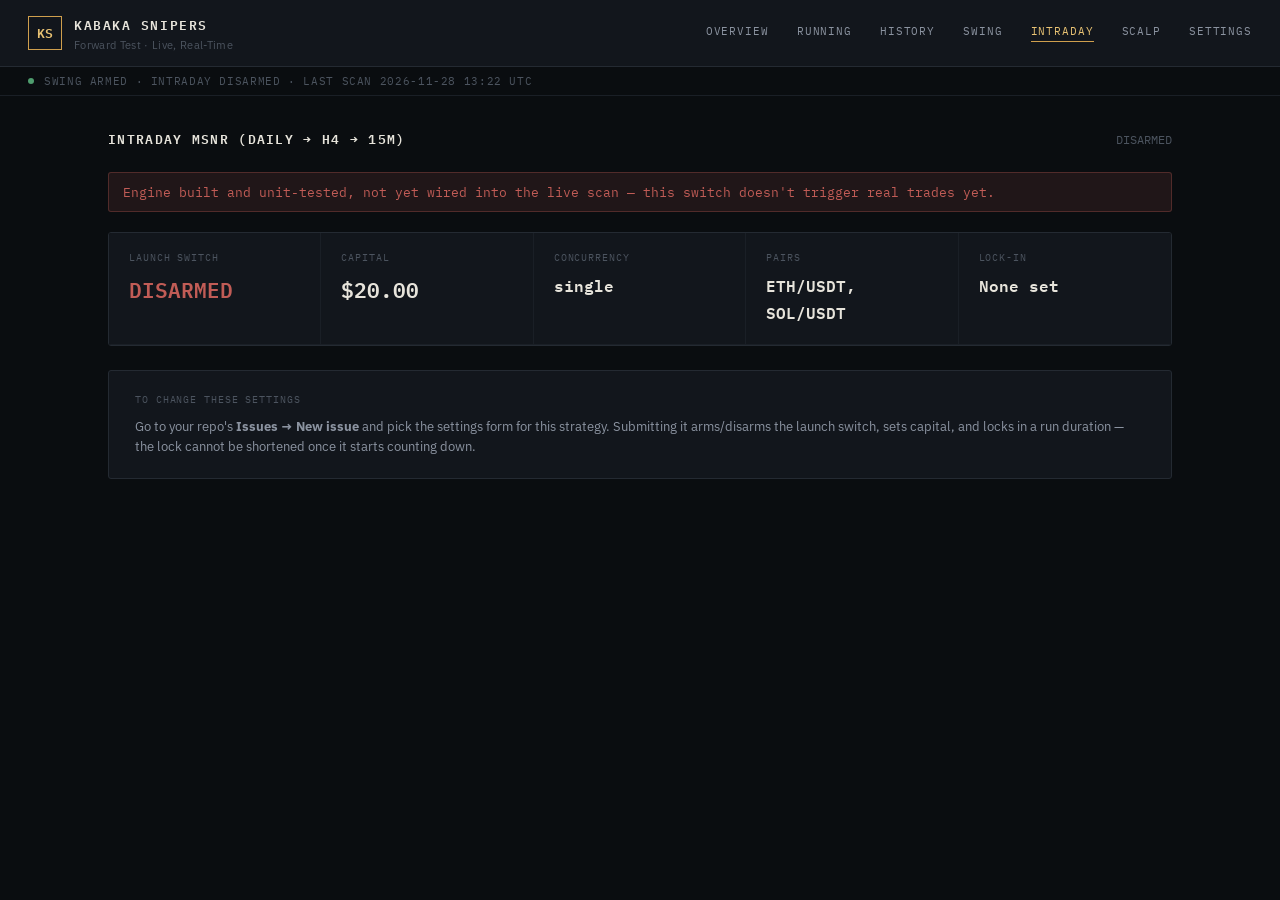
<file: docs/intraday.html>
<!DOCTYPE html>
<html lang="en">
<head>
    <meta charset="UTF-8">
    <meta name="viewport" content="width=device-width, initial-scale=1.0">
    <title>Kabaka Snipers &middot; Intraday MSNR (Daily → H4 → 15M)</title>
    <link rel="preconnect" href="https://fonts.googleapis.com">
    <link href="https://fonts.googleapis.com/css2?family=IBM+Plex+Mono:wght@400;500;600&family=IBM+Plex+Sans:wght@400;500&display=swap" rel="stylesheet">
    <link rel="stylesheet" href="static/style.css">
</head>
<body>

    <header class="masthead">
        <div class="brand">
            <div class="brand-mark">KS</div>
            <div>
                <div class="brand-name">KABAKA SNIPERS</div>
                <div class="brand-sub">Forward Test &middot; Live, Real-Time</div>
            </div>
        </div>
        <nav class="masthead-nav">
            <a href="index.html" class="">Overview</a>
            <a href="running.html" class="">Running</a>
            <a href="history.html" class="">History</a>
            <a href="swing.html" class="">Swing</a>
            <a href="intraday.html" class="active">Intraday</a>
            <a href="scalp.html" class="">Scalp</a>
            <a href="settings.html" class="">Settings</a>
        </nav>
        <button class="menu-toggle" onclick="toggleDrawer()" aria-label="Open menu">&#9776;</button>
    </header>

    <div class="ticker">
        <span class="ticker-dot"></span>
        <span class="ticker-text">
            SWING ARMED &middot;
            INTRADAY DISARMED &middot;
            LAST SCAN 2026-11-28 13:22 UTC
        </span>
    </div>

    <div class="drawer-overlay" id="drawerOverlay" onclick="toggleDrawer()"></div>
    <div class="drawer" id="sideDrawer">
        <a href="index.html">Overview</a>
        <a href="running.html">Running</a>
        <a href="history.html">History</a>
        <a href="swing.html">Swing</a>
        <a href="intraday.html">Intraday</a>
        <a href="scalp.html">Scalp</a>
        <a href="settings.html">Settings</a>
    </div>
    <script>
        function toggleDrawer() {
            const d = document.getElementById('sideDrawer');
            const o = document.getElementById('drawerOverlay');
            d.classList.toggle('open');
            o.style.display = d.classList.contains('open') ? 'block' : 'none';
        }
    </script>

    <main class="shell">
        <div class="page-head">
            <h1>Intraday MSNR (Daily → H4 → 15M)</h1>
            <span class="page-head-note mono">DISARMED</span>
        </div>

        
        <div class="alert err" style="margin-bottom: 20px;">
            Engine built and unit-tested, not yet wired into the live scan — this switch doesn't trigger real trades yet.
        </div>
        

        

        <div class="stat-grid">
            <div class="stat">
                <div class="stat-label">Launch Switch</div>
                <div class="stat-value down">DISARMED</div>
            </div>
            <div class="stat">
                <div class="stat-label">Capital</div>
                <div class="stat-value">$20.00</div>
            </div>
            <div class="stat">
                <div class="stat-label">Concurrency</div>
                <div class="stat-value" style="font-size: 16px;">single</div>
            </div>
            <div class="stat">
                <div class="stat-label">Pairs</div>
                <div class="stat-value" style="font-size: 16px;">ETH/USDT, SOL/USDT</div>
            </div>
            <div class="stat">
                <div class="stat-label">Lock-In</div>
                <div class="stat-value" style="font-size: 16px;">None set</div>
            </div>
            
        </div>

        <div class="panel" style="padding: 22px 26px;">
            <div class="stat-label" style="margin-bottom: 10px;">To change these settings</div>
            <p style="font-size: 12.5px; color: var(--text-dim); line-height: 1.6; margin: 0;">
                Go to your repo's <strong>Issues &rarr; New issue</strong> and pick the settings form for this
                strategy. Submitting it arms/disarms the launch switch, sets capital, and locks in a run
                duration &mdash; the lock cannot be shortened once it starts counting down.
            </p>
        </div>

        
    </main>
</body>
</html>
</file>
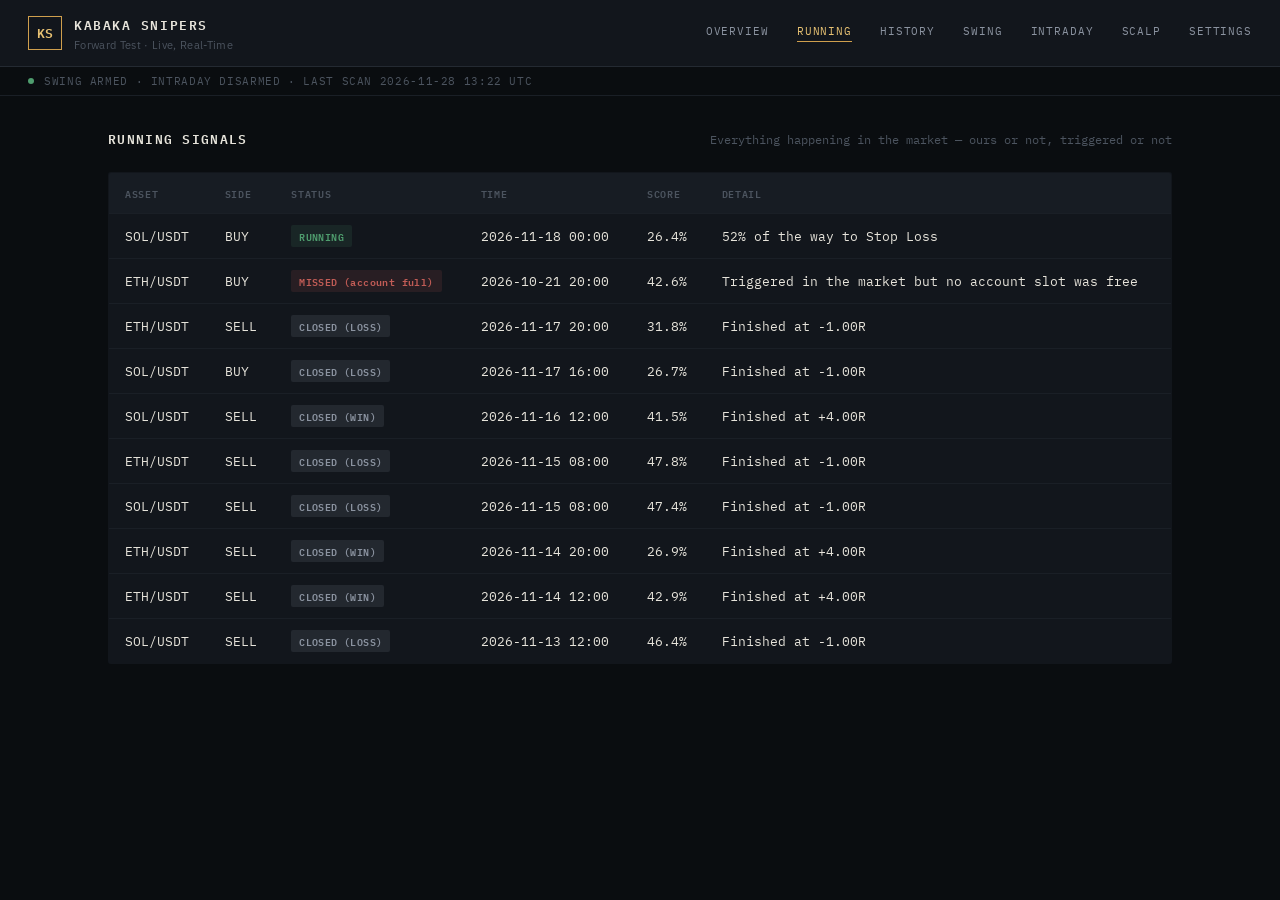
<file: docs/running.html>
<!DOCTYPE html>
<html lang="en">
<head>
    <meta charset="UTF-8">
    <meta name="viewport" content="width=device-width, initial-scale=1.0">
    <title>Kabaka Snipers &middot; Running Signals</title>
    <link rel="preconnect" href="https://fonts.googleapis.com">
    <link href="https://fonts.googleapis.com/css2?family=IBM+Plex+Mono:wght@400;500;600&family=IBM+Plex+Sans:wght@400;500&display=swap" rel="stylesheet">
    <link rel="stylesheet" href="static/style.css">
</head>
<body>

    <header class="masthead">
        <div class="brand">
            <div class="brand-mark">KS</div>
            <div>
                <div class="brand-name">KABAKA SNIPERS</div>
                <div class="brand-sub">Forward Test &middot; Live, Real-Time</div>
            </div>
        </div>
        <nav class="masthead-nav">
            <a href="index.html" class="">Overview</a>
            <a href="running.html" class="active">Running</a>
            <a href="history.html" class="">History</a>
            <a href="swing.html" class="">Swing</a>
            <a href="intraday.html" class="">Intraday</a>
            <a href="scalp.html" class="">Scalp</a>
            <a href="settings.html" class="">Settings</a>
        </nav>
        <button class="menu-toggle" onclick="toggleDrawer()" aria-label="Open menu">&#9776;</button>
    </header>

    <div class="ticker">
        <span class="ticker-dot"></span>
        <span class="ticker-text">
            SWING ARMED &middot;
            INTRADAY DISARMED &middot;
            LAST SCAN 2026-11-28 13:22 UTC
        </span>
    </div>

    <div class="drawer-overlay" id="drawerOverlay" onclick="toggleDrawer()"></div>
    <div class="drawer" id="sideDrawer">
        <a href="index.html">Overview</a>
        <a href="running.html">Running</a>
        <a href="history.html">History</a>
        <a href="swing.html">Swing</a>
        <a href="intraday.html">Intraday</a>
        <a href="scalp.html">Scalp</a>
        <a href="settings.html">Settings</a>
    </div>
    <script>
        function toggleDrawer() {
            const d = document.getElementById('sideDrawer');
            const o = document.getElementById('drawerOverlay');
            d.classList.toggle('open');
            o.style.display = d.classList.contains('open') ? 'block' : 'none';
        }
    </script>

    <main class="shell">
        <div class="page-head">
            <h1>Running Signals</h1>
            <span class="page-head-note mono">Everything happening in the market &mdash; ours or not, triggered or not</span>
        </div>

        
        <table>
            <thead><tr><th>Asset</th><th>Side</th><th>Status</th><th>Time</th><th>Score</th><th>Detail</th></tr></thead>
            <tbody>
                
                <tr>
                    <td>SOL/USDT</td>
                    <td>BUY</td>
                    <td><span class="badge win">RUNNING</span></td>
                    <td>2026-11-18 00:00</td>
                    <td>26.4%</td>
                    <td>52% of the way to Stop Loss</td>
                </tr>
                
                <tr>
                    <td>ETH/USDT</td>
                    <td>BUY</td>
                    <td><span class="badge loss">MISSED (account full)</span></td>
                    <td>2026-10-21 20:00</td>
                    <td>42.6%</td>
                    <td>Triggered in the market but no account slot was free</td>
                </tr>
                
                <tr>
                    <td>ETH/USDT</td>
                    <td>SELL</td>
                    <td><span class="badge exp">CLOSED (LOSS)</span></td>
                    <td>2026-11-17 20:00</td>
                    <td>31.8%</td>
                    <td>Finished at -1.00R</td>
                </tr>
                
                <tr>
                    <td>SOL/USDT</td>
                    <td>BUY</td>
                    <td><span class="badge exp">CLOSED (LOSS)</span></td>
                    <td>2026-11-17 16:00</td>
                    <td>26.7%</td>
                    <td>Finished at -1.00R</td>
                </tr>
                
                <tr>
                    <td>SOL/USDT</td>
                    <td>SELL</td>
                    <td><span class="badge exp">CLOSED (WIN)</span></td>
                    <td>2026-11-16 12:00</td>
                    <td>41.5%</td>
                    <td>Finished at +4.00R</td>
                </tr>
                
                <tr>
                    <td>ETH/USDT</td>
                    <td>SELL</td>
                    <td><span class="badge exp">CLOSED (LOSS)</span></td>
                    <td>2026-11-15 08:00</td>
                    <td>47.8%</td>
                    <td>Finished at -1.00R</td>
                </tr>
                
                <tr>
                    <td>SOL/USDT</td>
                    <td>SELL</td>
                    <td><span class="badge exp">CLOSED (LOSS)</span></td>
                    <td>2026-11-15 08:00</td>
                    <td>47.4%</td>
                    <td>Finished at -1.00R</td>
                </tr>
                
                <tr>
                    <td>ETH/USDT</td>
                    <td>SELL</td>
                    <td><span class="badge exp">CLOSED (WIN)</span></td>
                    <td>2026-11-14 20:00</td>
                    <td>26.9%</td>
                    <td>Finished at +4.00R</td>
                </tr>
                
                <tr>
                    <td>ETH/USDT</td>
                    <td>SELL</td>
                    <td><span class="badge exp">CLOSED (WIN)</span></td>
                    <td>2026-11-14 12:00</td>
                    <td>42.9%</td>
                    <td>Finished at +4.00R</td>
                </tr>
                
                <tr>
                    <td>SOL/USDT</td>
                    <td>SELL</td>
                    <td><span class="badge exp">CLOSED (LOSS)</span></td>
                    <td>2026-11-13 12:00</td>
                    <td>46.4%</td>
                    <td>Finished at -1.00R</td>
                </tr>
                
            </tbody>
        </table>
        
    </main>
</body>
</html>
</file>
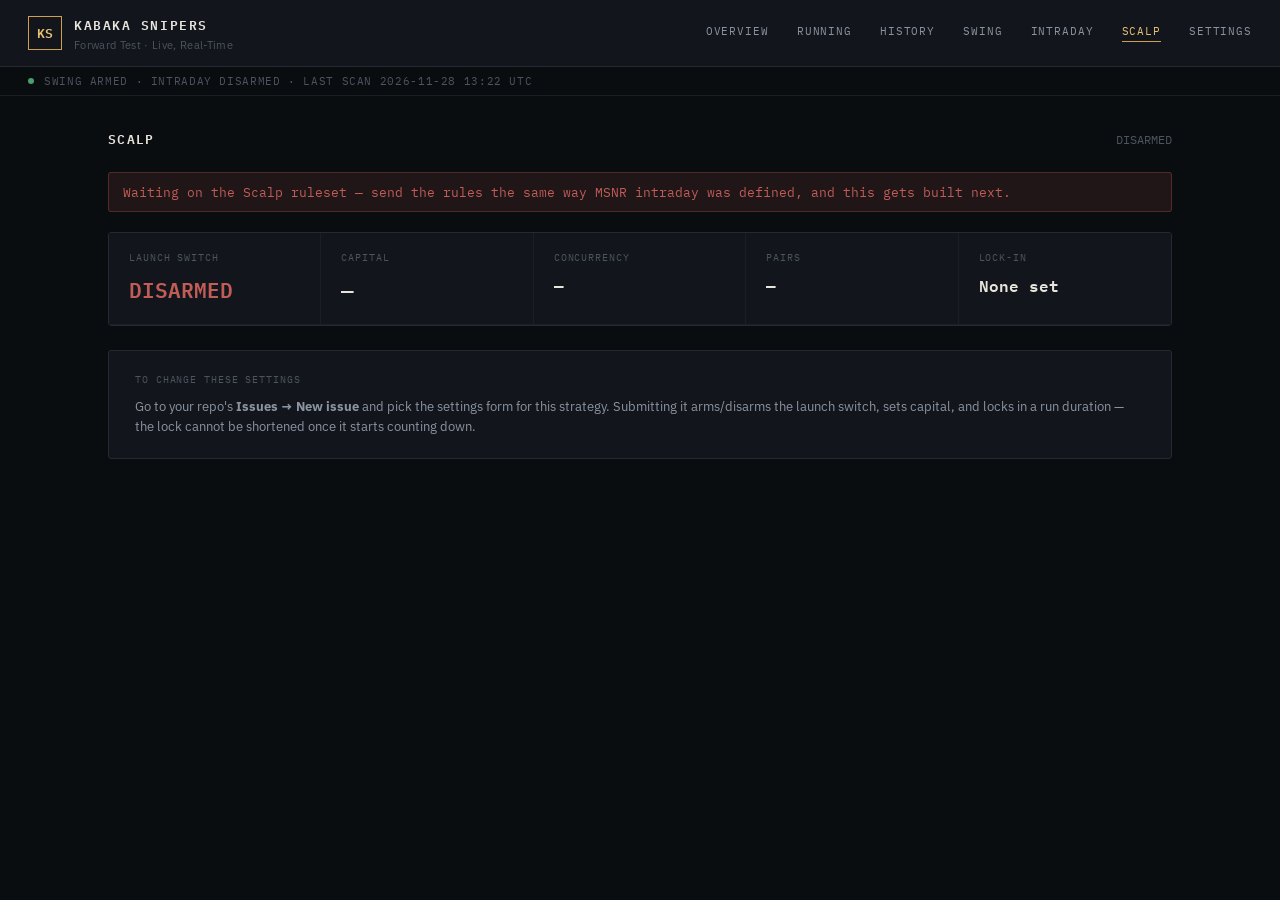
<file: docs/scalp.html>
<!DOCTYPE html>
<html lang="en">
<head>
    <meta charset="UTF-8">
    <meta name="viewport" content="width=device-width, initial-scale=1.0">
    <title>Kabaka Snipers &middot; Scalp</title>
    <link rel="preconnect" href="https://fonts.googleapis.com">
    <link href="https://fonts.googleapis.com/css2?family=IBM+Plex+Mono:wght@400;500;600&family=IBM+Plex+Sans:wght@400;500&display=swap" rel="stylesheet">
    <link rel="stylesheet" href="static/style.css">
</head>
<body>

    <header class="masthead">
        <div class="brand">
            <div class="brand-mark">KS</div>
            <div>
                <div class="brand-name">KABAKA SNIPERS</div>
                <div class="brand-sub">Forward Test &middot; Live, Real-Time</div>
            </div>
        </div>
        <nav class="masthead-nav">
            <a href="index.html" class="">Overview</a>
            <a href="running.html" class="">Running</a>
            <a href="history.html" class="">History</a>
            <a href="swing.html" class="">Swing</a>
            <a href="intraday.html" class="">Intraday</a>
            <a href="scalp.html" class="active">Scalp</a>
            <a href="settings.html" class="">Settings</a>
        </nav>
        <button class="menu-toggle" onclick="toggleDrawer()" aria-label="Open menu">&#9776;</button>
    </header>

    <div class="ticker">
        <span class="ticker-dot"></span>
        <span class="ticker-text">
            SWING ARMED &middot;
            INTRADAY DISARMED &middot;
            LAST SCAN 2026-11-28 13:22 UTC
        </span>
    </div>

    <div class="drawer-overlay" id="drawerOverlay" onclick="toggleDrawer()"></div>
    <div class="drawer" id="sideDrawer">
        <a href="index.html">Overview</a>
        <a href="running.html">Running</a>
        <a href="history.html">History</a>
        <a href="swing.html">Swing</a>
        <a href="intraday.html">Intraday</a>
        <a href="scalp.html">Scalp</a>
        <a href="settings.html">Settings</a>
    </div>
    <script>
        function toggleDrawer() {
            const d = document.getElementById('sideDrawer');
            const o = document.getElementById('drawerOverlay');
            d.classList.toggle('open');
            o.style.display = d.classList.contains('open') ? 'block' : 'none';
        }
    </script>

    <main class="shell">
        <div class="page-head">
            <h1>Scalp</h1>
            <span class="page-head-note mono">DISARMED</span>
        </div>

        
        <div class="alert err" style="margin-bottom: 20px;">
            Waiting on the Scalp ruleset — send the rules the same way MSNR intraday was defined, and this gets built next.
        </div>
        

        

        <div class="stat-grid">
            <div class="stat">
                <div class="stat-label">Launch Switch</div>
                <div class="stat-value down">DISARMED</div>
            </div>
            <div class="stat">
                <div class="stat-label">Capital</div>
                <div class="stat-value">—</div>
            </div>
            <div class="stat">
                <div class="stat-label">Concurrency</div>
                <div class="stat-value" style="font-size: 16px;">—</div>
            </div>
            <div class="stat">
                <div class="stat-label">Pairs</div>
                <div class="stat-value" style="font-size: 16px;">—</div>
            </div>
            <div class="stat">
                <div class="stat-label">Lock-In</div>
                <div class="stat-value" style="font-size: 16px;">None set</div>
            </div>
            
        </div>

        <div class="panel" style="padding: 22px 26px;">
            <div class="stat-label" style="margin-bottom: 10px;">To change these settings</div>
            <p style="font-size: 12.5px; color: var(--text-dim); line-height: 1.6; margin: 0;">
                Go to your repo's <strong>Issues &rarr; New issue</strong> and pick the settings form for this
                strategy. Submitting it arms/disarms the launch switch, sets capital, and locks in a run
                duration &mdash; the lock cannot be shortened once it starts counting down.
            </p>
        </div>

        
    </main>
</body>
</html>
</file>
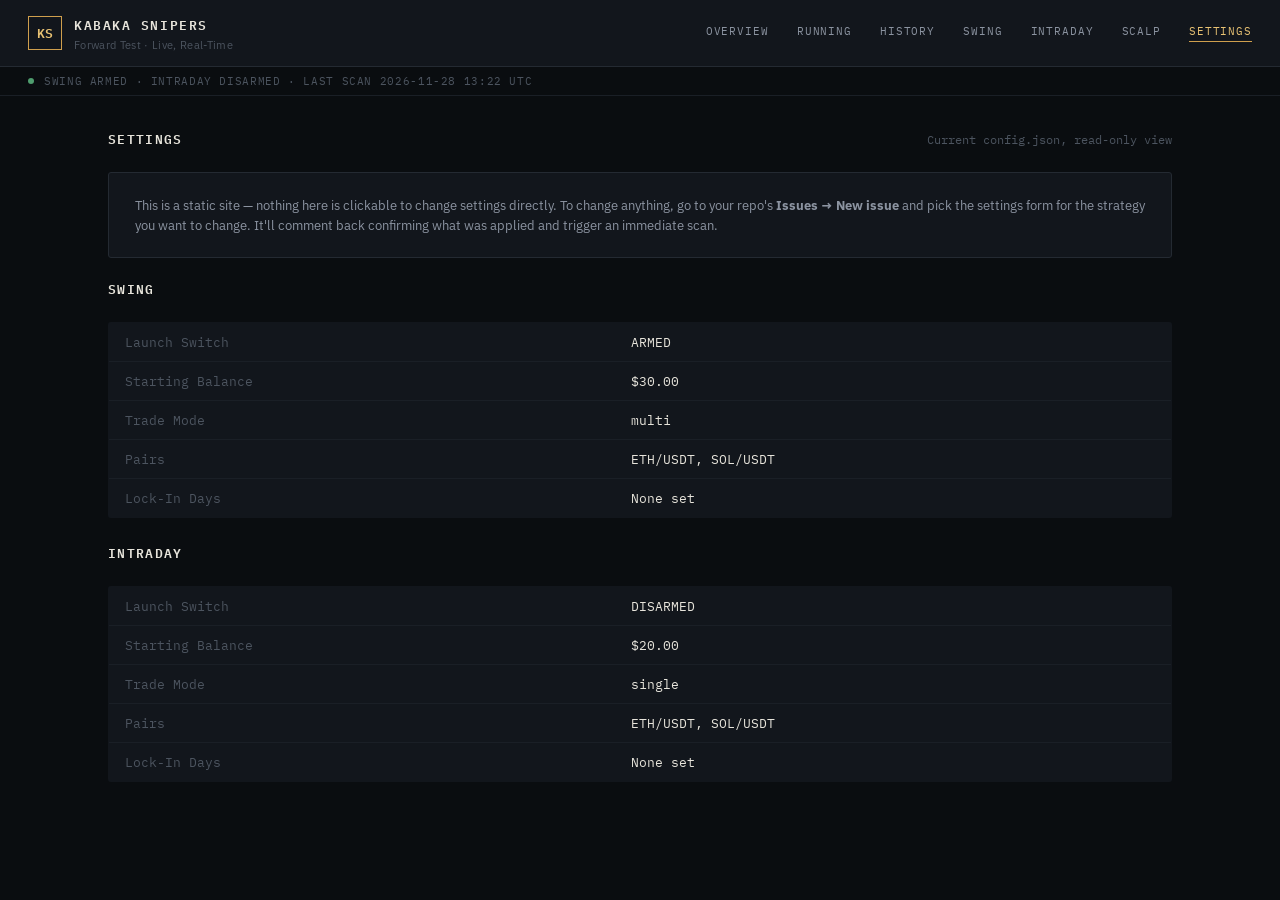
<file: docs/settings.html>
<!DOCTYPE html>
<html lang="en">
<head>
    <meta charset="UTF-8">
    <meta name="viewport" content="width=device-width, initial-scale=1.0">
    <title>Kabaka Snipers &middot; Settings</title>
    <link rel="preconnect" href="https://fonts.googleapis.com">
    <link href="https://fonts.googleapis.com/css2?family=IBM+Plex+Mono:wght@400;500;600&family=IBM+Plex+Sans:wght@400;500&display=swap" rel="stylesheet">
    <link rel="stylesheet" href="static/style.css">
</head>
<body>

    <header class="masthead">
        <div class="brand">
            <div class="brand-mark">KS</div>
            <div>
                <div class="brand-name">KABAKA SNIPERS</div>
                <div class="brand-sub">Forward Test &middot; Live, Real-Time</div>
            </div>
        </div>
        <nav class="masthead-nav">
            <a href="index.html" class="">Overview</a>
            <a href="running.html" class="">Running</a>
            <a href="history.html" class="">History</a>
            <a href="swing.html" class="">Swing</a>
            <a href="intraday.html" class="">Intraday</a>
            <a href="scalp.html" class="">Scalp</a>
            <a href="settings.html" class="active">Settings</a>
        </nav>
        <button class="menu-toggle" onclick="toggleDrawer()" aria-label="Open menu">&#9776;</button>
    </header>

    <div class="ticker">
        <span class="ticker-dot"></span>
        <span class="ticker-text">
            SWING ARMED &middot;
            INTRADAY DISARMED &middot;
            LAST SCAN 2026-11-28 13:22 UTC
        </span>
    </div>

    <div class="drawer-overlay" id="drawerOverlay" onclick="toggleDrawer()"></div>
    <div class="drawer" id="sideDrawer">
        <a href="index.html">Overview</a>
        <a href="running.html">Running</a>
        <a href="history.html">History</a>
        <a href="swing.html">Swing</a>
        <a href="intraday.html">Intraday</a>
        <a href="scalp.html">Scalp</a>
        <a href="settings.html">Settings</a>
    </div>
    <script>
        function toggleDrawer() {
            const d = document.getElementById('sideDrawer');
            const o = document.getElementById('drawerOverlay');
            d.classList.toggle('open');
            o.style.display = d.classList.contains('open') ? 'block' : 'none';
        }
    </script>

    <main class="shell">
        <div class="page-head">
            <h1>Settings</h1>
            <span class="page-head-note mono">Current config.json, read-only view</span>
        </div>

        <div class="panel" style="padding: 22px 26px; margin-bottom: 20px;">
            <p style="font-size: 12.5px; color: var(--text-dim); line-height: 1.6; margin: 0;">
                This is a static site &mdash; nothing here is clickable to change settings directly.
                To change anything, go to your repo's <strong>Issues &rarr; New issue</strong> and pick
                the settings form for the strategy you want to change. It'll comment back confirming
                what was applied and trigger an immediate scan.
            </p>
        </div>

        
        <div class="page-head"><h1>Swing</h1></div>
        <table style="margin-bottom: 24px;">
            <tbody>
                <tr><td class="mono" style="color: var(--text-faint);">Launch Switch</td><td>ARMED</td></tr>
                <tr><td class="mono" style="color: var(--text-faint);">Starting Balance</td><td>$30.00</td></tr>
                <tr><td class="mono" style="color: var(--text-faint);">Trade Mode</td><td>multi</td></tr>
                <tr><td class="mono" style="color: var(--text-faint);">Pairs</td><td>ETH/USDT, SOL/USDT</td></tr>
                <tr><td class="mono" style="color: var(--text-faint);">Lock-In Days</td><td>None set</td></tr>
            </tbody>
        </table>
        
        <div class="page-head"><h1>Intraday</h1></div>
        <table style="margin-bottom: 24px;">
            <tbody>
                <tr><td class="mono" style="color: var(--text-faint);">Launch Switch</td><td>DISARMED</td></tr>
                <tr><td class="mono" style="color: var(--text-faint);">Starting Balance</td><td>$20.00</td></tr>
                <tr><td class="mono" style="color: var(--text-faint);">Trade Mode</td><td>single</td></tr>
                <tr><td class="mono" style="color: var(--text-faint);">Pairs</td><td>ETH/USDT, SOL/USDT</td></tr>
                <tr><td class="mono" style="color: var(--text-faint);">Lock-In Days</td><td>None set</td></tr>
            </tbody>
        </table>
        
    </main>
</body>
</html>
</file>
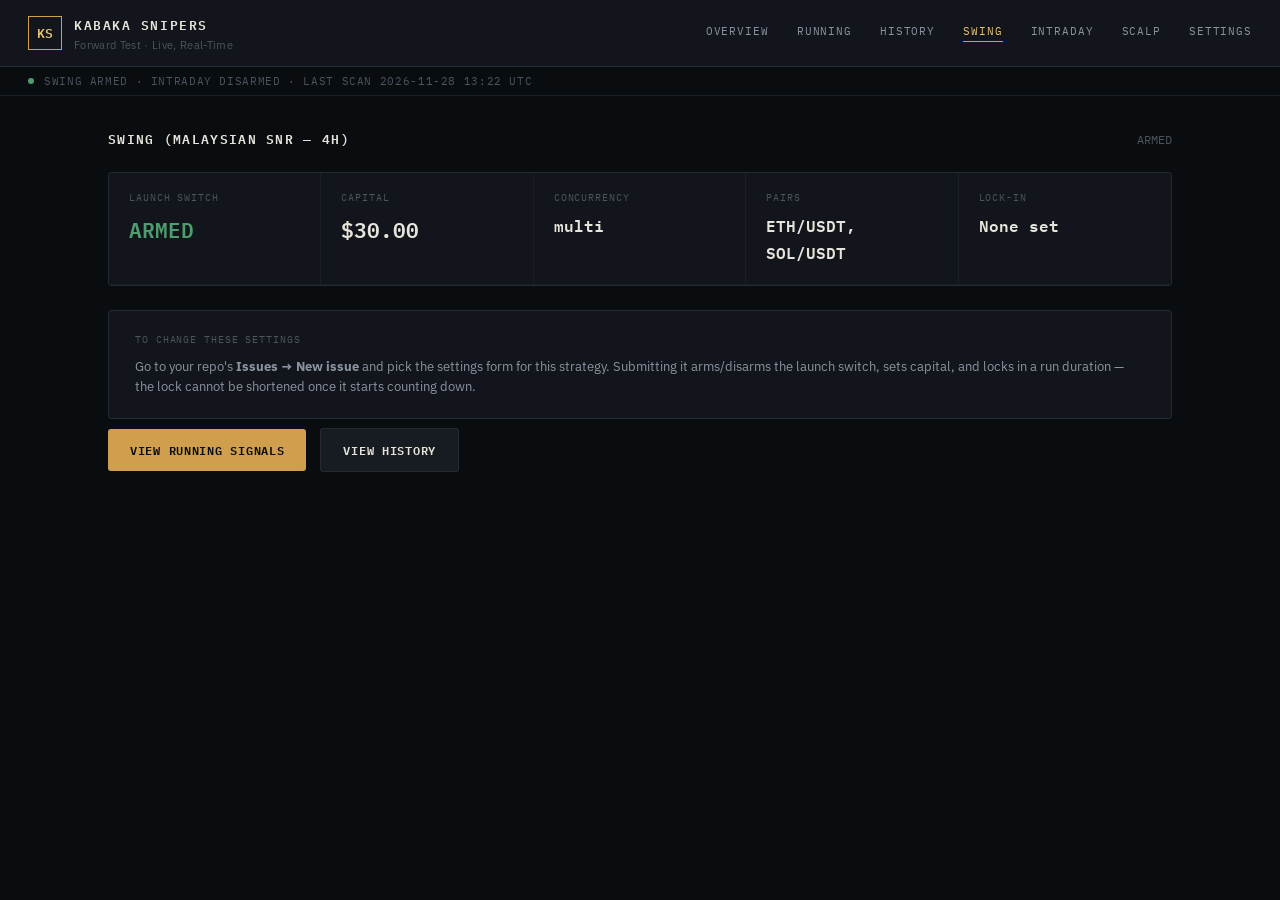
<file: docs/swing.html>
<!DOCTYPE html>
<html lang="en">
<head>
    <meta charset="UTF-8">
    <meta name="viewport" content="width=device-width, initial-scale=1.0">
    <title>Kabaka Snipers &middot; Swing (Malaysian SNR — 4H)</title>
    <link rel="preconnect" href="https://fonts.googleapis.com">
    <link href="https://fonts.googleapis.com/css2?family=IBM+Plex+Mono:wght@400;500;600&family=IBM+Plex+Sans:wght@400;500&display=swap" rel="stylesheet">
    <link rel="stylesheet" href="static/style.css">
</head>
<body>

    <header class="masthead">
        <div class="brand">
            <div class="brand-mark">KS</div>
            <div>
                <div class="brand-name">KABAKA SNIPERS</div>
                <div class="brand-sub">Forward Test &middot; Live, Real-Time</div>
            </div>
        </div>
        <nav class="masthead-nav">
            <a href="index.html" class="">Overview</a>
            <a href="running.html" class="">Running</a>
            <a href="history.html" class="">History</a>
            <a href="swing.html" class="active">Swing</a>
            <a href="intraday.html" class="">Intraday</a>
            <a href="scalp.html" class="">Scalp</a>
            <a href="settings.html" class="">Settings</a>
        </nav>
        <button class="menu-toggle" onclick="toggleDrawer()" aria-label="Open menu">&#9776;</button>
    </header>

    <div class="ticker">
        <span class="ticker-dot"></span>
        <span class="ticker-text">
            SWING ARMED &middot;
            INTRADAY DISARMED &middot;
            LAST SCAN 2026-11-28 13:22 UTC
        </span>
    </div>

    <div class="drawer-overlay" id="drawerOverlay" onclick="toggleDrawer()"></div>
    <div class="drawer" id="sideDrawer">
        <a href="index.html">Overview</a>
        <a href="running.html">Running</a>
        <a href="history.html">History</a>
        <a href="swing.html">Swing</a>
        <a href="intraday.html">Intraday</a>
        <a href="scalp.html">Scalp</a>
        <a href="settings.html">Settings</a>
    </div>
    <script>
        function toggleDrawer() {
            const d = document.getElementById('sideDrawer');
            const o = document.getElementById('drawerOverlay');
            d.classList.toggle('open');
            o.style.display = d.classList.contains('open') ? 'block' : 'none';
        }
    </script>

    <main class="shell">
        <div class="page-head">
            <h1>Swing (Malaysian SNR — 4H)</h1>
            <span class="page-head-note mono">ARMED</span>
        </div>

        

        

        <div class="stat-grid">
            <div class="stat">
                <div class="stat-label">Launch Switch</div>
                <div class="stat-value up">ARMED</div>
            </div>
            <div class="stat">
                <div class="stat-label">Capital</div>
                <div class="stat-value">$30.00</div>
            </div>
            <div class="stat">
                <div class="stat-label">Concurrency</div>
                <div class="stat-value" style="font-size: 16px;">multi</div>
            </div>
            <div class="stat">
                <div class="stat-label">Pairs</div>
                <div class="stat-value" style="font-size: 16px;">ETH/USDT, SOL/USDT</div>
            </div>
            <div class="stat">
                <div class="stat-label">Lock-In</div>
                <div class="stat-value" style="font-size: 16px;">None set</div>
            </div>
            
        </div>

        <div class="panel" style="padding: 22px 26px;">
            <div class="stat-label" style="margin-bottom: 10px;">To change these settings</div>
            <p style="font-size: 12.5px; color: var(--text-dim); line-height: 1.6; margin: 0;">
                Go to your repo's <strong>Issues &rarr; New issue</strong> and pick the settings form for this
                strategy. Submitting it arms/disarms the launch switch, sets capital, and locks in a run
                duration &mdash; the lock cannot be shortened once it starts counting down.
            </p>
        </div>

        
        <div style="margin-top: 20px;">
            <a href="running.html" class="btn" style="text-decoration:none; margin-right: 10px;">View Running Signals</a>
            <a href="history.html" class="btn" style="text-decoration:none; background: var(--panel-2); color: var(--text); border: 1px solid var(--border);">View History</a>
        </div>
        
    </main>
</body>
</html>
</file>
<file: docs/static/style.css>
/* ==========================================
   KABAKA SNIPERS — design system
   Institutional execution-terminal aesthetic.
   ========================================== */

:root {
  --bg: #0a0d10;
  --panel: #12161c;
  --panel-2: #171c23;
  --border: #242a32;
  --border-soft: #1a1f26;

  --text: #e7e4db;
  --text-dim: #8b93a0;
  --text-faint: #4c545f;

  --amber: #cf9f4d;
  --amber-bright: #e8c273;
  --green: #4f9d6e;
  --green-bg: rgba(79, 157, 110, 0.12);
  --red: #c15c56;
  --red-bg: rgba(193, 92, 86, 0.12);

  --radius: 3px;
  --mono: 'IBM Plex Mono', ui-monospace, SFMono-Regular, Menlo, monospace;
  --sans: 'IBM Plex Sans', -apple-system, BlinkMacSystemFont, 'Segoe UI', sans-serif;
}

* { box-sizing: border-box; }

html, body {
  margin: 0;
  background: var(--bg);
  color: var(--text);
  font-family: var(--sans);
  -webkit-font-smoothing: antialiased;
}

a { color: inherit; }

::selection { background: var(--amber); color: #0a0d10; }

:focus-visible {
  outline: 1px solid var(--amber-bright);
  outline-offset: 2px;
}

.mono { font-family: var(--mono); font-variant-numeric: tabular-nums; }

/* ---------- Masthead ---------- */

.masthead {
  display: flex;
  align-items: center;
  justify-content: space-between;
  padding: 14px 28px;
  border-bottom: 1px solid var(--border);
  background: var(--panel);
}

.brand {
  display: flex;
  align-items: center;
  gap: 12px;
}

.brand-mark {
  width: 34px;
  height: 34px;
  border: 1px solid var(--amber);
  color: var(--amber-bright);
  font-family: var(--mono);
  font-weight: 600;
  font-size: 13px;
  display: flex;
  align-items: center;
  justify-content: center;
  letter-spacing: 0.02em;
}

.brand-name {
  font-family: var(--mono);
  font-size: 13px;
  font-weight: 600;
  letter-spacing: 0.12em;
  color: var(--text);
}

.brand-sub {
  font-size: 11px;
  color: var(--text-faint);
  letter-spacing: 0.03em;
  margin-top: 2px;
}

.masthead-nav {
  display: flex;
  align-items: center;
  gap: 28px;
}

.masthead-nav a {
  font-family: var(--mono);
  font-size: 11px;
  text-transform: uppercase;
  letter-spacing: 0.08em;
  text-decoration: none;
  color: var(--text-dim);
  border-bottom: 1px solid transparent;
  padding-bottom: 3px;
  transition: color 0.15s, border-color 0.15s;
}

.masthead-nav a:hover { color: var(--text); }
.masthead-nav a.active { color: var(--amber-bright); border-color: var(--amber); }
.masthead-nav a.nav-exit { color: var(--red); }
.masthead-nav a.nav-exit:hover { color: #d9736e; }

.menu-toggle {
  display: none;
  background: none;
  border: 1px solid var(--border);
  color: var(--text);
  width: 36px;
  height: 36px;
  border-radius: var(--radius);
  font-size: 16px;
  cursor: pointer;
}

/* ---------- Ticker strip (signature element) ---------- */

.ticker {
  display: flex;
  align-items: center;
  gap: 10px;
  padding: 7px 28px;
  background: var(--bg);
  border-bottom: 1px solid var(--border-soft);
  font-family: var(--mono);
  font-size: 10.5px;
  letter-spacing: 0.06em;
  color: var(--text-faint);
  text-transform: uppercase;
  overflow: hidden;
  white-space: nowrap;
}

.ticker-dot {
  width: 6px;
  height: 6px;
  border-radius: 50%;
  background: var(--green);
  flex-shrink: 0;
  animation: pulse 2.2s ease-in-out infinite;
}

@media (prefers-reduced-motion: reduce) {
  .ticker-dot { animation: none; }
}

@keyframes pulse {
  0%, 100% { opacity: 1; box-shadow: 0 0 0 0 rgba(79, 157, 110, 0.5); }
  50% { opacity: 0.55; box-shadow: 0 0 0 3px rgba(79, 157, 110, 0); }
}

.ticker-clock { color: var(--text-dim); margin-left: auto; padding-left: 12px; }

/* ---------- Layout shell ---------- */

.shell {
  max-width: 1120px;
  margin: 0 auto;
  padding: 32px 28px 64px;
}

.page-head {
  display: flex;
  align-items: baseline;
  justify-content: space-between;
  margin-bottom: 22px;
  flex-wrap: wrap;
  gap: 8px;
}

.page-head h1 {
  font-family: var(--mono);
  font-size: 13px;
  font-weight: 600;
  text-transform: uppercase;
  letter-spacing: 0.1em;
  color: var(--text);
  margin: 0;
}

.page-head .page-head-note {
  font-size: 12px;
  color: var(--text-faint);
}

/* ---------- Panels & stats ---------- */

.panel {
  background: var(--panel);
  border: 1px solid var(--border);
  border-radius: var(--radius);
}

.stat-grid {
  display: grid;
  grid-template-columns: repeat(auto-fit, minmax(150px, 1fr));
  border: 1px solid var(--border);
  border-radius: var(--radius);
  overflow: hidden;
  margin-bottom: 24px;
}

.stat {
  padding: 18px 20px;
  background: var(--panel);
  border-right: 1px solid var(--border-soft);
  border-bottom: 1px solid var(--border-soft);
}

.stat:last-child { border-right: none; }

.stat-label {
  font-family: var(--mono);
  font-size: 10px;
  text-transform: uppercase;
  letter-spacing: 0.09em;
  color: var(--text-faint);
  margin-bottom: 8px;
}

.stat-value {
  font-family: var(--mono);
  font-size: 21px;
  font-weight: 600;
  color: var(--text);
  font-variant-numeric: tabular-nums;
}

.stat-value.up { color: var(--green); }
.stat-value.down { color: var(--red); }
.stat-value.accent { color: var(--amber-bright); }

.chart-panel {
  background: var(--panel);
  border: 1px solid var(--border);
  border-radius: var(--radius);
  padding: 22px 24px 16px;
}

.chart-panel h2 {
  font-family: var(--mono);
  font-size: 11px;
  text-transform: uppercase;
  letter-spacing: 0.09em;
  color: var(--text-dim);
  margin: 0 0 18px;
  font-weight: 600;
}

/* ---------- Table ---------- */

table {
  width: 100%;
  border-collapse: collapse;
  background: var(--panel);
  border: 1px solid var(--border);
  border-radius: var(--radius);
  overflow: hidden;
}

th, td {
  padding: 11px 16px;
  text-align: left;
  border-bottom: 1px solid var(--border-soft);
  font-size: 12.5px;
  font-family: var(--mono);
  font-variant-numeric: tabular-nums;
}

th {
  background: var(--panel-2);
  color: var(--text-faint);
  text-transform: uppercase;
  font-size: 10px;
  letter-spacing: 0.07em;
  font-weight: 600;
}

tbody tr:hover { background: var(--panel-2); }
tbody tr:last-child td { border-bottom: none; }

.badge {
  display: inline-block;
  padding: 2px 8px;
  border-radius: 2px;
  font-weight: 600;
  font-size: 10px;
  letter-spacing: 0.04em;
  font-family: var(--mono);
}

.badge.win { background: var(--green-bg); color: var(--green); }
.badge.loss { background: var(--red-bg); color: var(--red); }
.badge.be { background: rgba(207, 159, 77, 0.14); color: var(--amber-bright); }
.badge.exp { background: rgba(139, 147, 160, 0.14); color: var(--text-dim); }

.empty-state {
  padding: 48px 20px;
  text-align: center;
  color: var(--text-faint);
  font-size: 13px;
}

/* ---------- Forms ---------- */

.field { margin-bottom: 18px; }

label {
  display: block;
  font-family: var(--mono);
  font-size: 10.5px;
  text-transform: uppercase;
  letter-spacing: 0.07em;
  color: var(--text-dim);
  margin-bottom: 7px;
}

input, select {
  width: 100%;
  padding: 10px 12px;
  background: var(--bg);
  border: 1px solid var(--border);
  border-radius: var(--radius);
  color: var(--text);
  font-family: var(--sans);
  font-size: 14px;
}

input.mono, .mono-input { font-family: var(--mono); }

input:focus, select:focus {
  outline: none;
  border-color: var(--amber);
}

.checkbox-row {
  display: flex;
  align-items: center;
  gap: 9px;
}

.checkbox-row input { width: auto; accent-color: var(--amber); }
.checkbox-row label { margin: 0; cursor: pointer; text-transform: none; font-size: 13px; color: var(--text); letter-spacing: 0; }

.btn {
  background: var(--amber);
  color: #0a0d10;
  padding: 11px 22px;
  border: none;
  border-radius: var(--radius);
  font-family: var(--mono);
  font-weight: 600;
  font-size: 12px;
  text-transform: uppercase;
  letter-spacing: 0.06em;
  cursor: pointer;
  transition: background 0.15s;
}

.btn:hover { background: var(--amber-bright); }

.alert {
  padding: 11px 14px;
  border-radius: var(--radius);
  font-size: 12.5px;
  margin-bottom: 18px;
  border: 1px solid;
  font-family: var(--mono);
}

.alert.ok { background: var(--green-bg); color: var(--green); border-color: rgba(79,157,110,0.3); }
.alert.err { background: var(--red-bg); color: var(--red); border-color: rgba(193,92,86,0.3); }

/* ---------- Auth / hero screens ---------- */

.center-screen {
  min-height: 100vh;
  display: flex;
  align-items: center;
  justify-content: center;
  padding: 24px;
}

.auth-box {
  width: 100%;
  max-width: 380px;
  padding: 34px;
  background: var(--panel);
  border: 1px solid var(--border);
  border-radius: var(--radius);
}

.auth-box .eyebrow {
  font-family: var(--mono);
  font-size: 10px;
  letter-spacing: 0.12em;
  text-transform: uppercase;
  color: var(--amber);
  margin-bottom: 10px;
}

.auth-box h2 {
  font-family: var(--mono);
  font-size: 18px;
  color: var(--text);
  margin: 0 0 8px;
  letter-spacing: 0.02em;
}

.auth-box p.lede {
  color: var(--text-dim);
  font-size: 13px;
  line-height: 1.6;
  margin-bottom: 26px;
}

.hero-box {
  width: 100%;
  max-width: 520px;
  padding: 44px;
  background: var(--panel);
  border: 1px solid var(--border);
  border-radius: var(--radius);
  text-align: center;
}

.hero-mark {
  width: 48px;
  height: 48px;
  border: 1px solid var(--amber);
  color: var(--amber-bright);
  font-family: var(--mono);
  font-weight: 600;
  font-size: 17px;
  display: flex;
  align-items: center;
  justify-content: center;
  margin: 0 auto 22px;
}

.hero-box h1 {
  font-family: var(--mono);
  font-size: 22px;
  letter-spacing: 0.08em;
  color: var(--text);
  margin: 0 0 4px;
  text-transform: uppercase;
}

.hero-box .eyebrow {
  font-family: var(--mono);
  font-size: 10.5px;
  letter-spacing: 0.1em;
  text-transform: uppercase;
  color: var(--text-faint);
  margin-bottom: 18px;
}

.hero-box p.lede {
  color: var(--text-dim);
  font-size: 13.5px;
  line-height: 1.65;
  margin-bottom: 30px;
}

.hero-box .btn { display: inline-block; text-decoration: none; }

.legal-note {
  margin-top: 22px;
  font-size: 10.5px;
  color: var(--text-faint);
  font-family: var(--mono);
  letter-spacing: 0.02em;
}

/* ---------- Mobile drawer ---------- */

.drawer-overlay {
  display: none;
  position: fixed; inset: 0;
  background: rgba(0,0,0,0.6);
  z-index: 999;
}

.drawer {
  position: fixed; top: 0; right: -280px;
  width: 260px; height: 100%;
  background: var(--panel);
  border-left: 1px solid var(--border);
  z-index: 1000;
  transition: right 0.25s ease;
  padding: 22px;
}

.drawer.open { right: 0; }

.drawer a {
  display: block;
  padding: 12px 0;
  border-bottom: 1px solid var(--border-soft);
  color: var(--text-dim);
  text-decoration: none;
  font-family: var(--mono);
  font-size: 12px;
  text-transform: uppercase;
  letter-spacing: 0.06em;
}

.drawer a.active { color: var(--amber-bright); }
.drawer a.nav-exit { color: var(--red); margin-top: 16px; }

@media (max-width: 720px) {
  .masthead-nav { display: none; }
  .menu-toggle { display: block; }
  .shell { padding: 24px 18px 48px; }
  .brand-sub { display: none; }
  }
</file>
